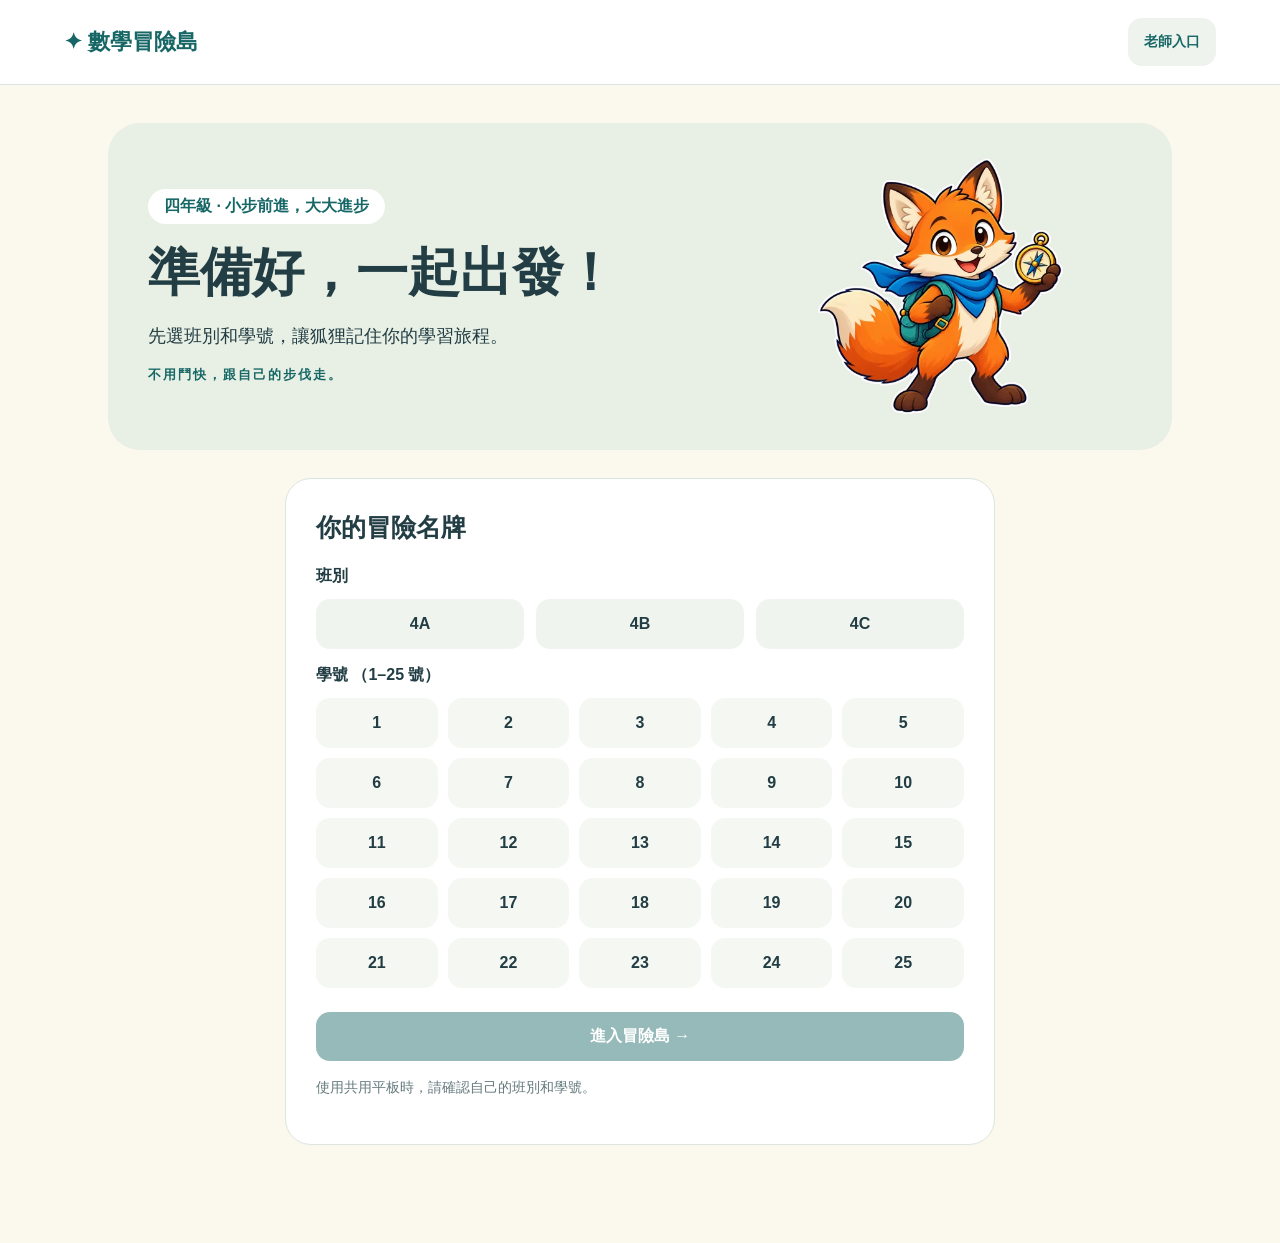
<file: index.html>
<!doctype html><html lang="zh-Hant-HK"><head><meta charset="utf-8"><meta name="viewport" content="width=device-width,initial-scale=1"><meta name="description" content="四年級數學冒險島：逐步乘除法、數粒示範與白板練習。"><title>數學冒險島</title><link rel="icon" href="data:image/svg+xml,%3Csvg xmlns='http://www.w3.org/2000/svg' viewBox='0 0 40 40'%3E%3Crect width='40' height='40' rx='12' fill='%23166765'/%3E%3Ctext x='7' y='29' font-size='29' fill='white'%3E✦%3C/text%3E%3C/svg%3E"><link rel="stylesheet" href="island.css?v=b6efa0709c39">
<script defer src="https://wongngaiyam3-rgb.github.io/learning-resource-hub/xiaoke-widget/v1.js?v=20261102-1" data-xiaoke-site="數學冒險島" data-xiaoke-topic="number"></script>
</head><body><header><button class="brand" id="home">✦ 數學冒險島</button><div class="header-actions"><span id="identity"></span><button id="switch" hidden>換同學</button><button id="admin">老師入口</button></div></header><main id="main"></main><section id="module" hidden><div class="modulebar"><button id="back">← 回冒險島</button><strong id="moduleTitle"></strong><span id="sync" role="status"></span></div><iframe id="frame" title="學習活動"></iframe><div id="activity"></div></section><dialog id="praise" aria-labelledby="praiseTitle"><img src="fox.webp" alt="冒險狐狸為你打氣"><p class="eyebrow">又前進了一步</p><h2 id="praiseTitle">你做到了！</h2><p id="praiseDetail">慢慢來，每一步都是進步。</p><button id="continue">我準備好了</button></dialog><dialog id="teacherLogin"><form id="loginForm"><p class="eyebrow">教師專用</p><h2>查看全班的學習旅程</h2><label for="password">管理員密碼</label><input id="password" type="password" autocomplete="current-password" required><p id="loginError" role="alert"></p><div class="buttons"><button>登入</button><button type="button" id="closeLogin" class="light">取消</button></div></form></dialog><script src="client.js?v=44e6883cfc91"></script><script src="math.js?v=8b2a2c5af820"></script><script src="sharing.js?v=9658bf9b5df3"></script><script src="island.js?v=4361fe12d231"></script></body></html>
</file>
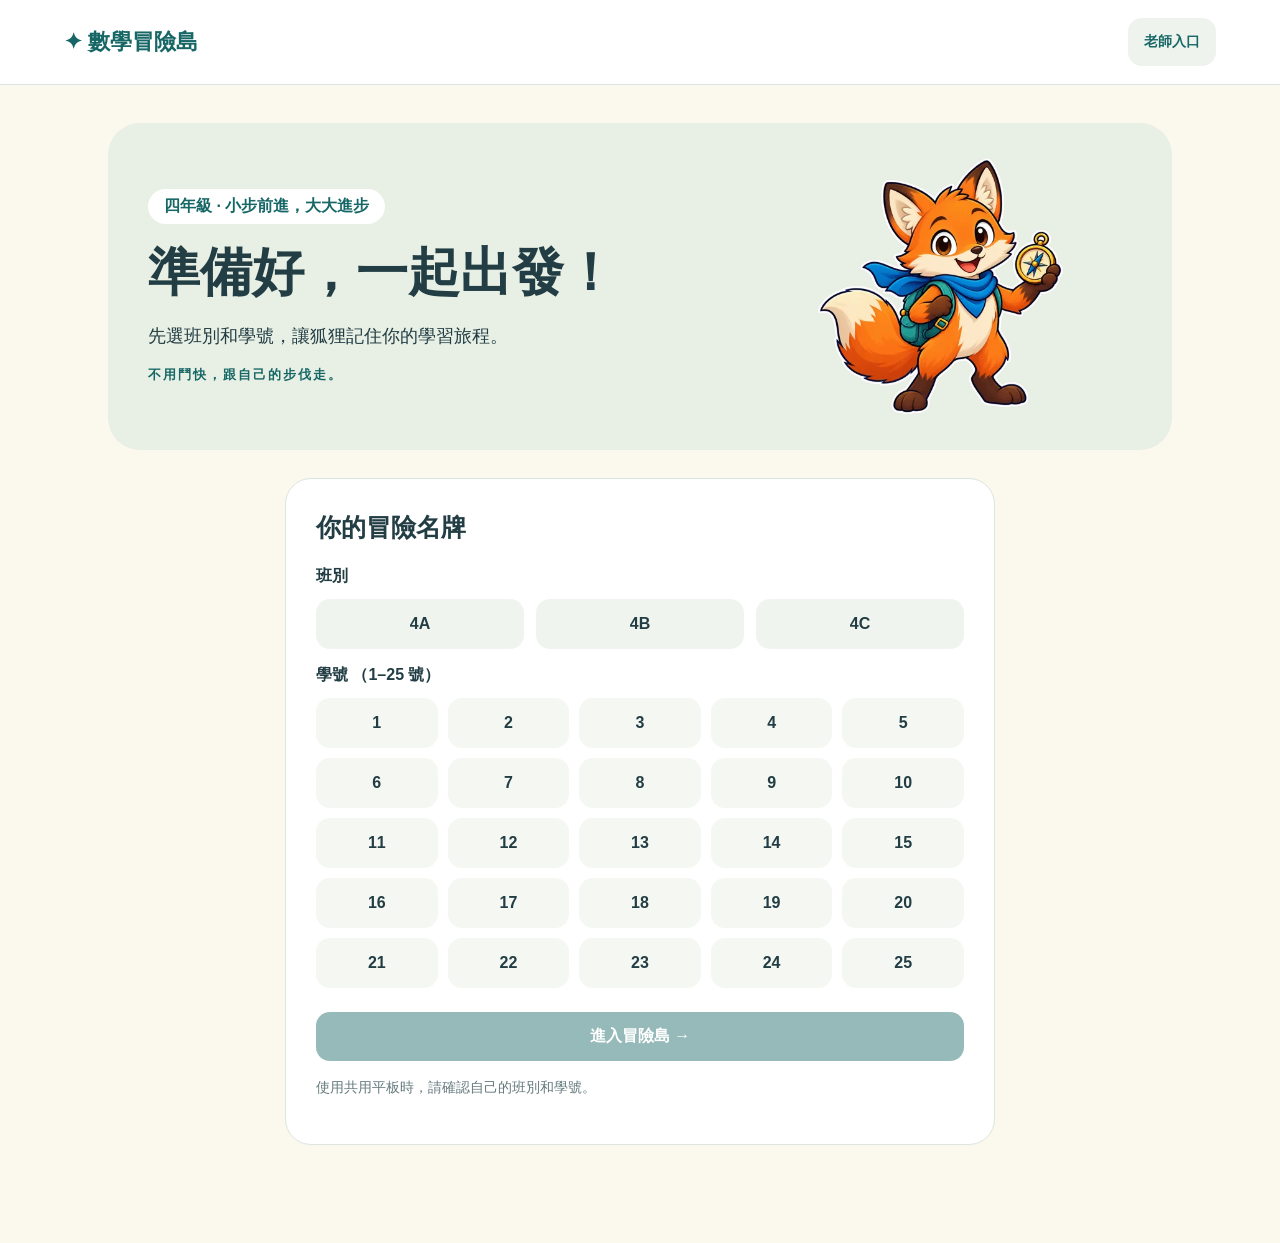
<file: division-original/index.html>
<!doctype html><html lang="zh-Hant-HK"><meta charset="utf-8"><meta name="viewport" content="width=device-width, initial-scale=1"><title>除法小白板</title><link rel="stylesheet" href="style.css?v=f8482412a568">
<script defer src="https://wongngaiyam3-rgb.github.io/learning-resource-hub/xiaoke-widget/v1.js?v=20261102-1" data-xiaoke-site="除法小白板" data-xiaoke-topic="number"></script>
<body><div id="root"></div><script src="../client.js?v=44e6883cfc91"></script><script type="module" src="main.js?v=3ecca763bf1d"></script></body></html>
</file>
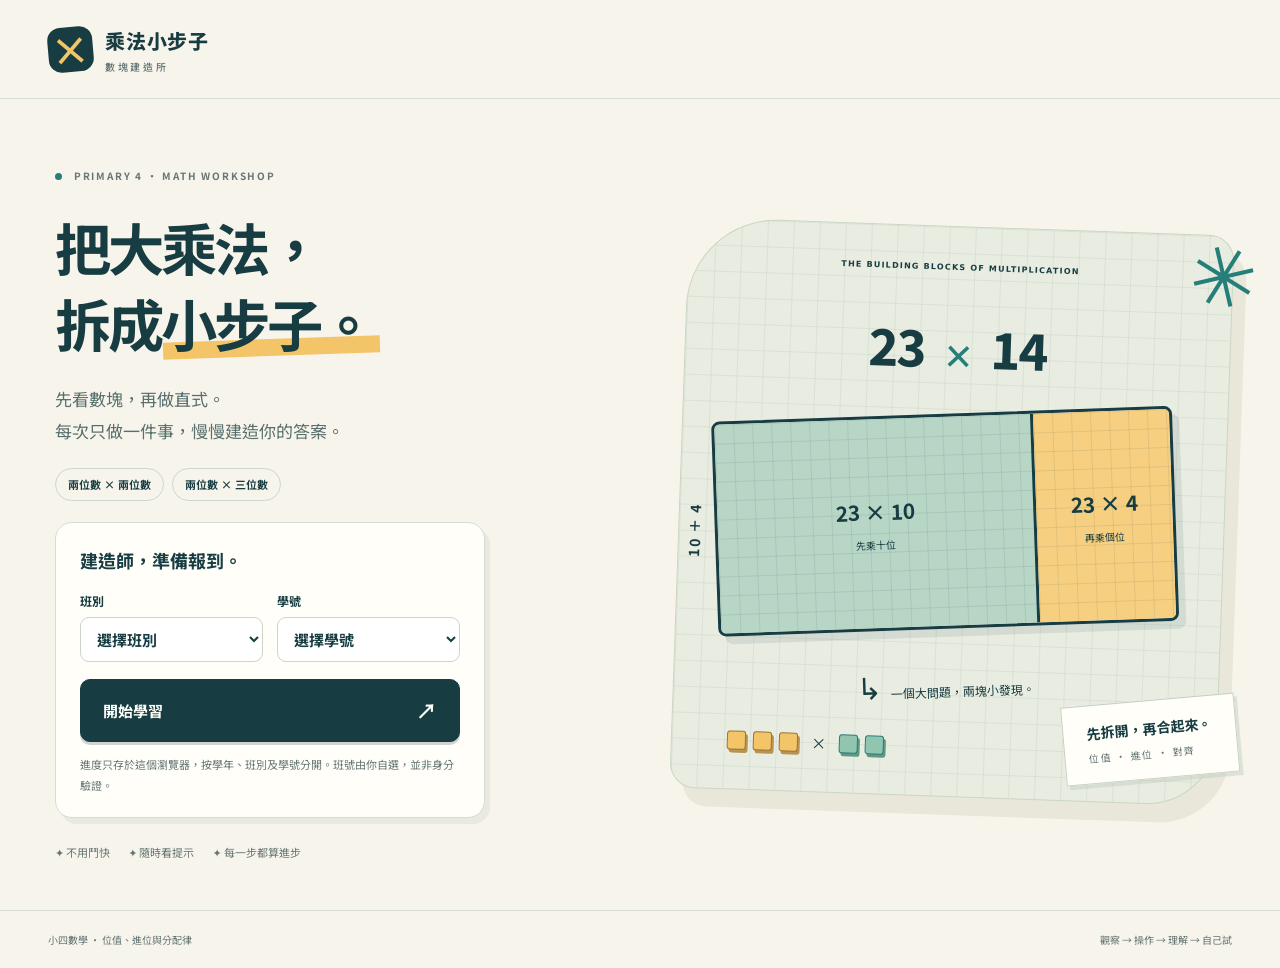
<file: multiplication-lab/index.html>
<!doctype html>
<html lang="zh-Hant-HK"><head><meta charset="utf-8"><meta name="viewport" content="width=device-width,initial-scale=1"><meta name="theme-color" content="#173d42"><meta name="description" content="小四乘法小步子：兩位數乘兩位數及三位數，先乘高位，以大數塊、互動進位和逐步直式慢慢學。"><title>乘法小步子｜數塊建造所</title><link rel="icon" href="data:image/svg+xml,%3Csvg xmlns='http://www.w3.org/2000/svg' viewBox='0 0 48 48'%3E%3Crect width='48' height='48' rx='14' fill='%23173d42'/%3E%3Cpath d='m15 15 18 18m0-18L15 33' stroke='%23f5c564' stroke-width='5' stroke-linecap='round'/%3E%3C/svg%3E"><link rel="stylesheet" href="style.css?v=1"><script type="module" src="app.js?v=1"></script><script defer src="https://wongngaiyam3-rgb.github.io/learning-resource-hub/xiaoke-widget/v1.js?v=20261102-1" data-xiaoke-site="乘法小步子｜數塊建造所" data-xiaoke-topic="number"></script></head>
<body><a class="skip" href="#main">跳到學習內容</a><header class="site-header"><a class="brand" href="#home" aria-label="乘法小步子首頁"><span class="logo">×</span><span>乘法小步子<small>數塊建造所</small></span></a><div class="header-tools"><span id="studentTag" hidden></span><button id="recordsBtn" class="quiet" hidden>我的紀錄</button><button id="switchStudent" class="quiet" hidden>切換學生</button></div></header>
<main id="main"><section id="entrance" class="entrance"><div class="welcome-copy"><span class="eyebrow"><span class="dot"></span> PRIMARY 4 · MATH WORKSHOP</span><h1>把大乘法，<br>拆成<span>小步子。</span></h1><p class="lead">先看數塊，再做直式。<br>每次只做一件事，慢慢建造你的答案。</p><div class="route-preview"><span>兩位數 × 兩位數</span><span>兩位數 × 三位數</span></div><form id="entryForm" class="entry-card"><h2>建造師，準備報到。</h2><div class="entry-fields"><label for="classSelect">班別<select id="classSelect" required><option value="">選擇班別</option><option>4A</option><option>4B</option><option>4C</option></select></label><label for="numberSelect">學號<select id="numberSelect" required><option value="">選擇學號</option></select></label></div><button class="primary" type="submit">開始學習 <span>↗</span></button><p class="fine">進度只存於這個瀏覽器，按學年、班別及學號分開。班號由你自選，並非身分驗證。</p><p id="entryError" class="error" role="alert"></p></form><div class="welcome-foot"><span>✦ 不用鬥快</span><span>✦ 隨時看提示</span><span>✦ 每一步都算進步</span></div></div><div class="welcome-art" aria-label="數塊把23乘14拆成23乘10和23乘4的示意圖"><div class="art-label">THE BUILDING BLOCKS OF MULTIPLICATION</div><div class="math-sticker">23 <span>×</span> 14</div><div class="art-grid"><div class="area-ten"><b>23 × 10</b><span>先乘十位</span></div><div class="area-one"><b>23 × 4</b><span>再乘個位</span></div></div><span class="art-side">10 ＋ 4</span><div class="art-caption"><span class="hand-arrow">↳</span> 一個大問題，兩塊小發現。</div><div class="mini-blocks" aria-hidden="true"><i></i><i></i><i></i><span>×</span><i></i><i></i></div><div class="art-note">先拆開，再合起來。<small>位值 · 進位 · 對齊</small></div><span class="art-star" aria-hidden="true">✳</span></div></section>
<section id="homeScreen" class="home-screen" hidden><div class="home-heading"><div><span class="eyebrow">TODAY'S BUILDING PLAN</span><h1>今天，想建造哪一種乘法？</h1><p>每條路線各有 8 題，從熟悉的數字慢慢出發。</p></div><div class="progress-seal"><b id="completedCount">0</b><span>題已完成</span></div></div><div class="course-cards"><button class="course two" data-start="two"><span class="course-number">01 / 基礎建造</span><div class="course-graphic" aria-hidden="true"><i>23</i><span>×</span><i>14</i></div><h2>兩位數 × 兩位數</h2><p>先乘十位 → 再乘個位 → 最後相加</p><div class="course-bottom"><span id="twoCount">0 / 8 題</span><b>進入工作室 ↗</b></div></button><button class="course three" data-start="three"><span class="course-number">02 / 進階建造</span><div class="course-graphic" aria-hidden="true"><i>23</i><span>×</span><i>114</i></div><h2>兩位數 × 三位數</h2><p>先乘百位 → 再乘十位 → 最後乘個位、相加</p><div class="course-bottom"><span id="threeCount">0 / 8 題</span><b>進入工作室 ↗</b></div></button></div><div class="how-strip"><div><span>1</span><p><b>看清楚位值</b><small>認識十條與個粒</small></p></div><div><span>2</span><p><b>一次一小步</b><small>黃框指出正在算哪裏</small></p></div><div><span>3</span><p><b>用新題自己試</b><small>練習時可保留小白板</small></p></div></div><p class="storage-note" id="storageNote">本機紀錄只供學習回顧；小科問答則會送往安全伺服器供老師監察。</p></section>
<section id="lessonScreen" class="lesson-screen" hidden><div class="lesson-toolbar"><button id="backHome" class="quiet">← 選擇路線</button><div class="lesson-selectors"><label>題目<select id="questionSelect"></select></label><label>練習方式<select id="modeSelect"><option value="guided">一步一步做</option><option value="independent">自己試一試</option></select></label></div><div class="lesson-tools"><button id="speakBtn" class="quiet" aria-label="朗讀目前指示">◖ 朗讀</button><button id="pauseBtn" class="quiet">Ⅱ 休息</button></div></div><div class="lesson-layout"><aside class="lesson-sidebar"><span class="eyebrow" id="routeLabel"></span><h2>這一題的建造路線</h2><ol id="phasePath"></ol><div class="sidebar-note"><span>✦</span><b>一步就好。</b><p>算錯可以改。<br>想清楚後，再繼續。</p></div><a href="../" class="back-island">回到數學冒險島 ↗</a></aside><div class="lesson-main"><div class="problem-banner"><div><span class="eyebrow">YOUR NEXT SMALL STEP</span><h1 id="problemTitle"></h1><p id="story"></p></div><span class="step-badge" id="stepCount"></span></div><div class="step-progress"><span id="stepProgress"></span></div><div class="instruction"><span id="stepIcon">1</span><div><span class="step-kind" id="stepKind"></span><h2 id="instructionTitle"></h2><p id="instructionSub"></p></div></div><div class="workspaces"><section class="model-panel"><div class="panel-top"><h3>數塊觀察區</h3><button id="modelToggle" class="quiet" aria-expanded="true">收起圖解</button></div><div id="visual"></div><p id="modelMessage" class="model-message" role="status"></p></section><section class="column-panel"><div class="panel-top"><h3>跟着黃框做直式</h3><span class="tiny-tag">按位對齊</span></div><div id="columnBoard" class="column-board" aria-label="逐步乘法直式"></div><p id="columnNote" class="column-note"></p></section></div><form id="answerForm" class="answer-form" autocomplete="off"><div class="answer-entry"><label for="answer">這一步的答案</label><input id="answer" type="text" inputmode="numeric" maxlength="5" placeholder="？" aria-describedby="instructionTitle feedback"><button id="checkBtn" class="primary">檢查這一步 <span>↗</span></button></div><div class="feedback-row"><p id="feedback" role="status" aria-live="polite"></p><button id="hintBtn" type="button" class="hint-btn">✧ 給我提示</button></div><div id="hintBox" class="hint-box" hidden></div></form><div id="completion" class="completion" hidden><span class="completion-mark">✓</span><h2>這座乘法，你建好了！</h2><p id="completionText"></p><div class="completion-actions"><button id="nextQuestion" class="primary">下一個建造任務 ↗</button><button id="redoQuestion" class="quiet">本題再練一次</button><button id="independentBtn" class="quiet">換新題自己試一試</button></div></div><div class="scratch-toolbar"><button id="scratchToggle" class="quiet" aria-expanded="false">＋ 打開我的小白板</button><button id="undoStep" class="quiet">↶ 重做上一小步</button></div><section id="scratchPanel" class="scratch-panel" hidden><div class="panel-top"><p>畫一畫、圈一圈，想法不用一次就完美。</p><div><button id="undoStroke" class="quiet">撤銷筆畫</button><button id="clearBoard" class="quiet">清空白板</button></div></div><canvas id="scratchCanvas" aria-label="手寫計算白板，可用滑鼠或手指書寫"></canvas><p class="fine">白板隨這題保存在本機。切換學生時會換成該同學的白板。</p></section><p id="saveStatus" class="save-status" role="status"></p></div></div></section></main>
<footer class="site-footer"><span>小四數學 · 位值、進位與分配律</span><span>觀察 → 操作 → 理解 → 自己試</span></footer>
<dialog id="praiseDialog" class="praise-dialog" aria-labelledby="praiseTitle"><span class="praise-spark">✦</span><p class="eyebrow">ONE SMALL STEP, WELL DONE.</p><h2 id="praiseTitle">這一步，你做到了！</h2><p id="praiseDetail"></p><button id="continueBtn" class="primary">我準備好了，下一小步 ↗</button></dialog>
<dialog id="pauseDialog" class="simple-dialog" aria-labelledby="pauseTitle"><span class="rest-icon">Ⅱ</span><h2 id="pauseTitle">休息一下，也很好。</h2><p>放鬆肩膀，看看遠處。<br>你的數塊和白板會留在這裏。</p><button id="resumeBtn" class="primary">回到這一小步</button></dialog>
<dialog id="recordsDialog" class="records-dialog" aria-labelledby="recordsTitle"><div class="panel-top"><div><span class="eyebrow">MY LEARNING JOURNAL</span><h2 id="recordsTitle">我的建造紀錄</h2></div><button id="closeRecords" class="quiet">關閉</button></div><p class="fine">只顯示目前班別學號於這個瀏覽器的紀錄。不是跨裝置或全班教師後台。</p><div id="recordSummary"></div><div class="records-table-wrap"><table><thead><tr><th>題目／方式</th><th>進度</th><th>提示／重試</th><th>首次 → 最近答案</th></tr></thead><tbody id="recordRows"></tbody></table></div><button id="exportRecords" class="primary">下載我的 CSV 紀錄 ↓</button><p id="exportStatus" role="status"></p></dialog></body></html>
</file>
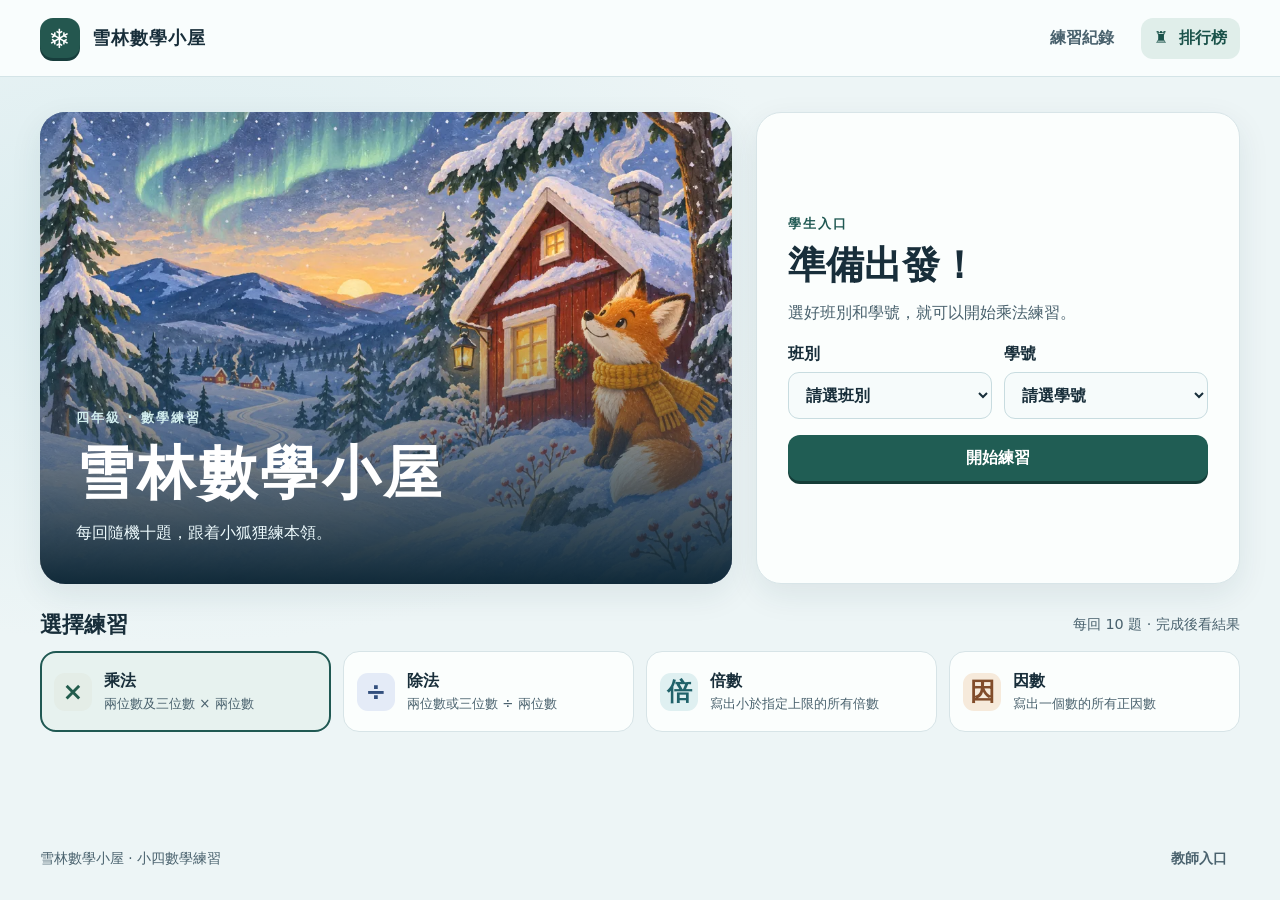
<file: sakura-math/index.html>
<!doctype html>
<html lang="zh-Hant-HK">
<head>
  <meta charset="utf-8">
  <meta name="viewport" content="width=device-width, initial-scale=1">
  <meta name="description" content="小四數學練習，每回十題，練習乘法、除法、倍數與因數。">
  <meta name="theme-color" content="#edf5f6">
  <title>雪林數學小屋</title>
  <link rel="stylesheet" href="./style.css?v=nordic-1">
  <script defer src="./config.js"></script>
  <script defer src="./app.js?v=teacher-password-1"></script>
</head>
<body>
  <header class="masthead">
    <div class="header-inner">
      <button class="brand" data-view="home"><i class="seal" aria-hidden="true">❄</i> 雪林數學小屋</button>
      <nav aria-label="主要功能">
        <button data-view="history">練習紀錄</button>
        <button class="rank-nav" data-view="board"><span aria-hidden="true">♜</span> 排行榜</button>
      </nav>
    </div>
  </header>
  <div id="quiz-weather" class="snow-layer quiz-weather" aria-hidden="true" hidden></div>
  <main id="screen"></main>
  <footer class="footer"><span>雪林數學小屋 · 小四數學練習</span><button data-view="teacher">教師入口</button></footer>
  <div id="celebration" class="celebration" aria-hidden="true"></div>
</body>
</html>
</file>
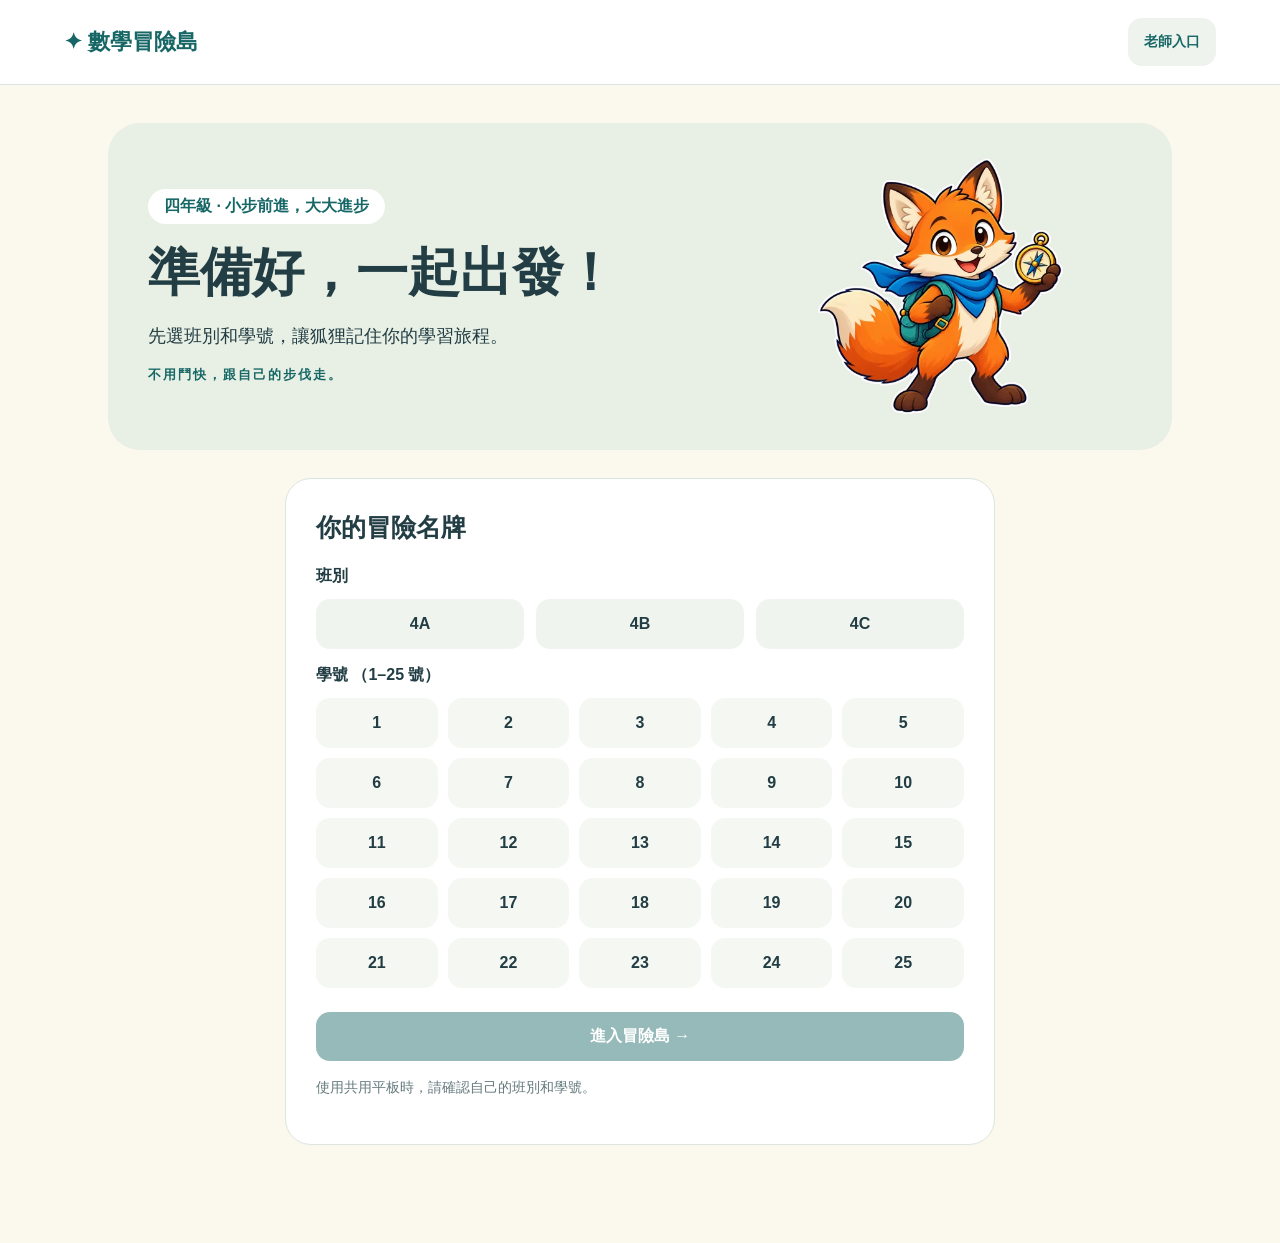
<file: step-multiply/index.html>
<!doctype html>
<html lang="zh-Hant-HK"><head><meta charset="utf-8"><meta name="viewport" content="width=device-width,initial-scale=1"><meta name="description" content="用積木、位值和逐步直式學習兩位數乘法。"><title>一步一步乘法</title><link rel="stylesheet" href="style.css?v=677e247d9309"><link rel="stylesheet" href="classroom.css?v=d294c2e66f8a">
<script defer src="https://wongngaiyam3-rgb.github.io/learning-resource-hub/xiaoke-widget/v1.js?v=20261102-1" data-xiaoke-site="一步一步乘法" data-xiaoke-topic="number"></script>
</head><body>
<header><a href="#" id="home" class="brand"><span class="brandmark">×</span>一步一步乘法</a><div class="header-actions"><button id="speak" class="quiet">朗讀指示</button><button id="pause" class="quiet">休息一下</button><button id="teacher" class="quiet">教師紀錄</button></div></header>
<main><div class="workspace-head"><div><div class="eyebrow">一步一步，解鎖新本領</div><h1>乘法闖關教室</h1></div><span class="session" id="session">本回合 1 / 3 題</span></div>
<div class="layout"><aside class="settings"><div class="route-heading"><span aria-hidden="true">✦</span><h2>這一題的路線</h2></div><ol id="levelPath" class="level-path" aria-label="計算次序"></ol><p id="unlockNote" class="unlock-note"></p><details class="learning-tools"><summary>練習工具</summary><label>練習方式</label><div class="modes" role="group" aria-label="練習方式"><button data-mode="blocks" class="mode">看積木示範<span>看清楚十和一</span></button><button data-mode="guided" class="mode selected" aria-pressed="true">一步一步做<span>每次只做一個任務</span></button><button data-mode="independent" class="mode">自己試一試<span>不顯示計算提示</span></button></div><label class="check"><input type="checkbox" id="tableToggle"> 顯示乘數表</label><div id="timesTable" hidden></div></details><div class="tip"><strong>慢慢來，可以的。</strong><p>不用鬥快。遇到困難，可以看提示或請老師一起做。</p></div></aside>
<section class="activity" aria-label="乘法練習"><div class="station-ribbon"><span id="stationHeading">兩位數 × 兩位數</span><span aria-hidden="true">✦</span></div><div class="activity-top"><span id="modeLabel" class="tag">一步一步做</span><span id="stepLabel">第 1 步</span></div><div id="problem" class="problem"></div><div class="progress" id="progress"></div><div class="task"><div class="task-icon" aria-hidden="true">?</div><div><h2 id="instruction"></h2><p id="explanation"></p></div></div><div class="work-area"><div id="visual"></div><div id="column"></div></div><form id="answerForm" autocomplete="off"><label class="sr" for="answer">你的答案</label><input id="answer" type="text" inputmode="numeric" pattern="[0-9]*" maxlength="5" aria-describedby="instruction feedback" placeholder="輸入答案"><button type="submit" id="check">檢查這一步</button></form><div id="feedback" role="status" aria-live="polite"></div><div class="bottom-actions"><button id="hint" class="quiet">給我提示</button><button id="next" hidden>下一題</button><button id="restart" class="quiet" hidden>再練一回合</button></div></section></div>
<footer>每次完成一小步，就是進步。</footer></main>
<dialog id="pauseDialog"><div class="dialog-icon">Ⅱ</div><h2>休息一下</h2><p>放鬆雙手，望一望遠處。<br>準備好時，就回來繼續。</p><button id="resume">繼續這一題</button></dialog>
<dialog id="teacherDialog"><div class="dialog-head"><h2>本機練習紀錄</h2><button id="closeTeacher" class="quiet">關閉</button></div><p>紀錄只保存在這個瀏覽器，不會跨裝置同步。積木示範另列，不算獨立掌握。</p><div id="stats"></div><div class="table-wrap"><table><thead><tr><th>題目</th><th>方式</th><th>結果</th><th>提示／錯誤</th></tr></thead><tbody id="records"></tbody></table></div><p class="teacher-note">教學建議：先看示範，再做有提示練習，最後用新題獨立作答；翌日配合紙筆再檢查。</p><button id="clear" class="quiet">清除紀錄及計算次序</button><p id="clearNote" role="status"></p></dialog>
<dialog id="successDialog" aria-labelledby="successTitle" aria-describedby="successDetail"><div class="success-emblem" aria-hidden="true">★</div><span class="success-kicker">這一步，你做到了！</span><h2 id="successTitle"></h2><p id="successDetail"></p><button id="successContinue">繼續下一步</button></dialog>
<script src="../client.js?v=44e6883cfc91"></script><script src="app.js?v=6f88ae4d6057"></script></body></html>
</file>
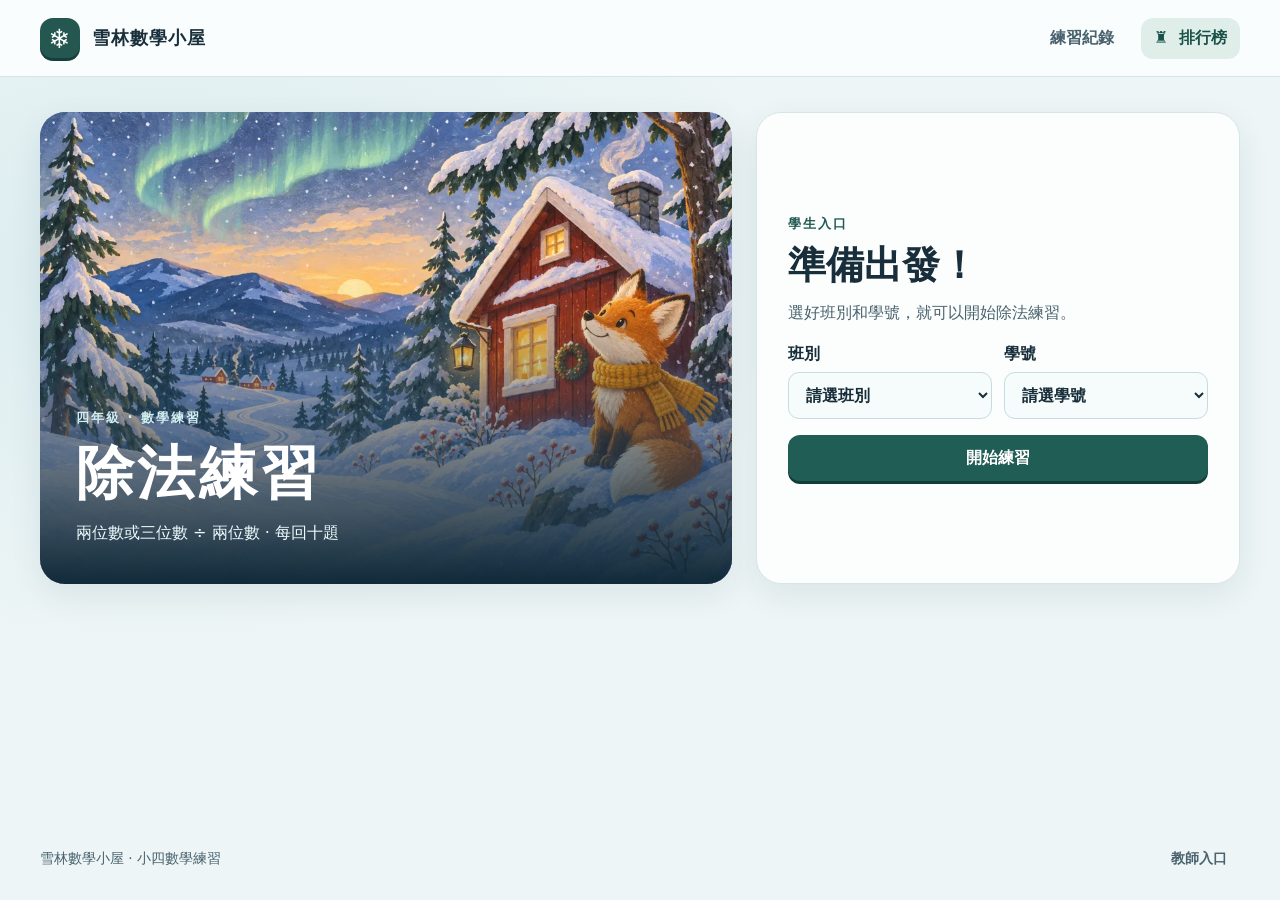
<file: sakura-math/division/index.html>
<!doctype html>
<html lang="zh-Hant-HK">
<head>
  <base href="../">
  <meta charset="utf-8">
  <meta name="viewport" content="width=device-width, initial-scale=1">
  <meta name="description" content="小四除法練習。兩位數或三位數除以兩位數，每題均可整除。每回十題。">
  <meta name="theme-color" content="#edf5f6">
  <title>除法練習｜雪林數學小屋</title>
  <link rel="stylesheet" href="./style.css?v=nordic-1">
  <script defer src="./config.js"></script>
  <script defer src="./app.js?v=teacher-password-1"></script>
</head>
<body data-practice="div">
  <header class="masthead">
    <div class="header-inner">
      <button class="brand" data-view="home"><i class="seal" aria-hidden="true">❄</i> 雪林數學小屋</button>
      <nav aria-label="主要功能">
        <button data-view="history">練習紀錄</button>
        <button class="rank-nav" data-view="board"><span aria-hidden="true">♜</span> 排行榜</button>
      </nav>
    </div>
  </header>
  <div id="quiz-weather" class="snow-layer quiz-weather" aria-hidden="true" hidden></div>
  <main id="screen"></main>
  <footer class="footer"><span>雪林數學小屋 · 小四數學練習</span><button data-view="teacher">教師入口</button></footer>
  <div id="celebration" class="celebration" aria-hidden="true"></div>
</body>
</html>
</file>
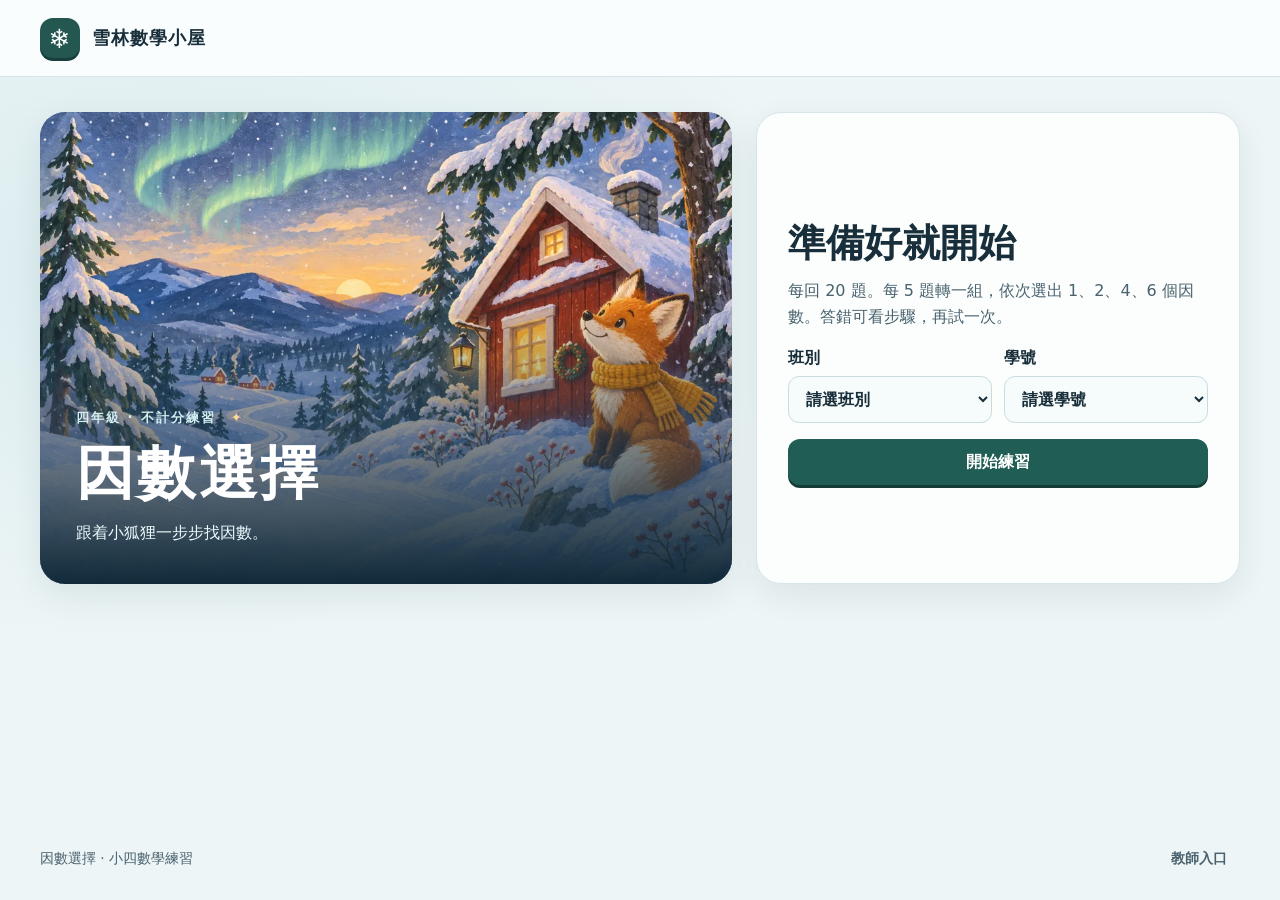
<file: sakura-math/factors-beginner/index.html>
<!doctype html>
<html lang="zh-Hant-HK">
<head>
  <meta charset="utf-8">
  <meta name="viewport" content="width=device-width, initial-scale=1">
  <meta name="description" content="小四因數選擇練習，每回二十題，答錯即顯示因數解題步驟。">
  <meta name="theme-color" content="#edf5f6">
  <title>因數選擇｜雪林數學小屋</title>
  <link rel="stylesheet" href="../style.css?v=nordic-1">
  <link rel="stylesheet" href="../multiples-beginner/intro.css?v=multi-1">
  <link rel="stylesheet" href="../factors-winter.css?v=1">
  <script defer src="../config.js"></script>
  <script defer src="../factors-practice.js?v=factor-pair-1"></script>
  <script defer src="../multiples-beginner/intro.js?v=factor-pair-1"></script>
</head>
<body data-factor-mode="choice">
  <header class="masthead">
    <div class="header-inner">
      <button class="brand" data-home><i class="seal" aria-hidden="true">❄</i> 雪林數學小屋</button>
    </div>
  </header>
  <div id="quiz-weather" class="snow-layer quiz-weather" aria-hidden="true" hidden></div>
  <main id="screen"></main>
  <footer class="footer"><span>因數選擇 · 小四數學練習</span><button data-teacher>教師入口</button></footer>
</body>
</html>
</file>
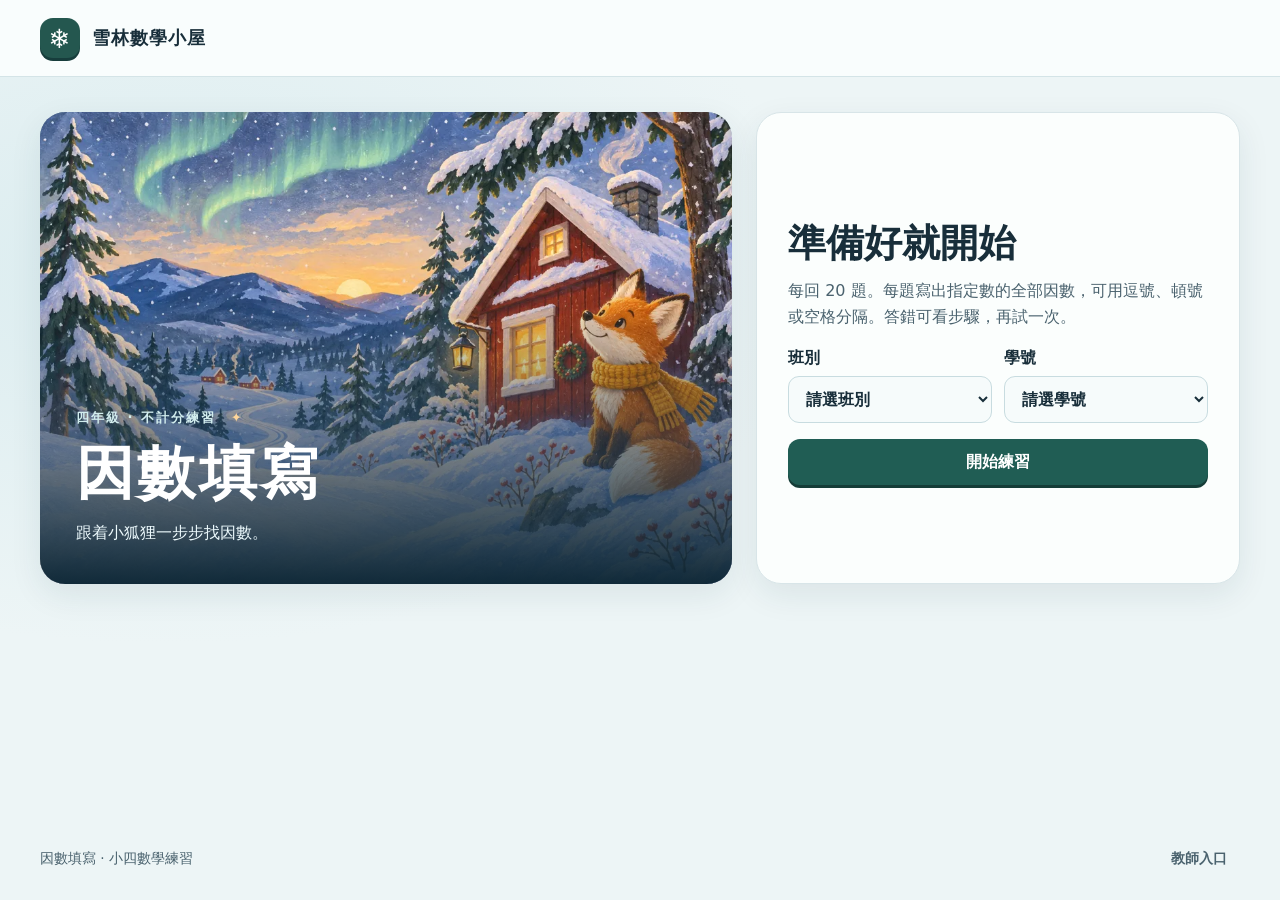
<file: sakura-math/factors-writing/index.html>
<!doctype html>
<html lang="zh-Hant-HK">
<head>
  <meta charset="utf-8">
  <meta name="viewport" content="width=device-width, initial-scale=1">
  <meta name="description" content="小四因數填寫練習，每回二十題，答錯即顯示因數解題步驟。">
  <meta name="theme-color" content="#edf5f6">
  <title>因數填寫｜雪林數學小屋</title>
  <link rel="stylesheet" href="../style.css?v=nordic-1">
  <link rel="stylesheet" href="../multiples-beginner/intro.css?v=multi-1">
  <link rel="stylesheet" href="../factors-winter.css?v=1">
  <script defer src="../config.js"></script>
  <script defer src="../factors-practice.js?v=factor-pair-1"></script>
  <script defer src="../multiples-beginner/intro.js?v=writing-report-1"></script>
</head>
<body data-factor-mode="writing">
  <header class="masthead">
    <div class="header-inner">
      <button class="brand" data-home><i class="seal" aria-hidden="true">❄</i> 雪林數學小屋</button>
    </div>
  </header>
  <div id="quiz-weather" class="snow-layer quiz-weather" aria-hidden="true" hidden></div>
  <main id="screen"></main>
  <footer class="footer"><span>因數填寫 · 小四數學練習</span><button data-teacher>教師入口</button></footer>
</body>
</html>
</file>
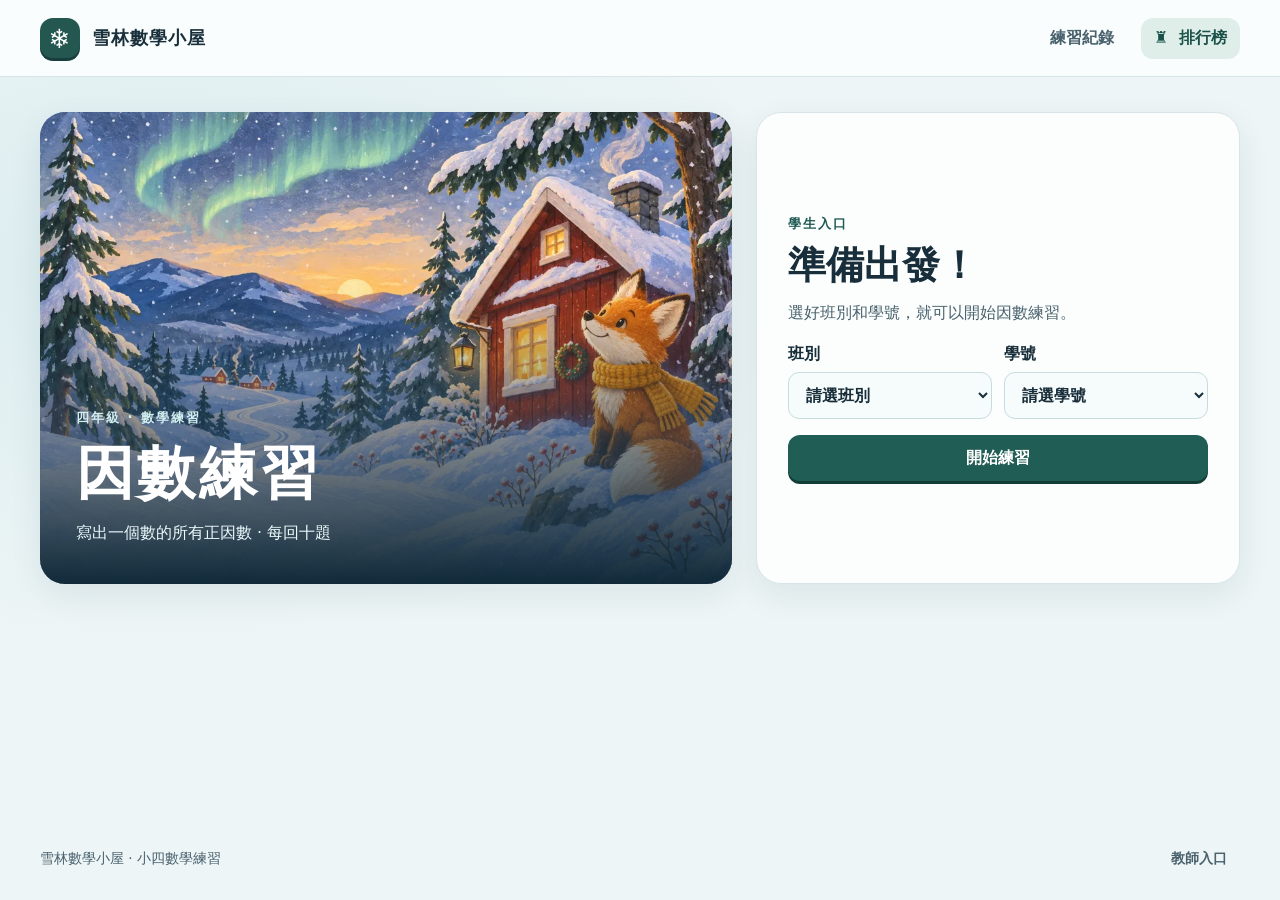
<file: sakura-math/factors/index.html>
<!doctype html>
<html lang="zh-Hant-HK">
<head>
  <base href="../">
  <meta charset="utf-8">
  <meta name="viewport" content="width=device-width, initial-scale=1">
  <meta name="description" content="小四因數練習。寫出一個數的所有正因數。每回十題。">
  <meta name="theme-color" content="#edf5f6">
  <title>因數練習｜雪林數學小屋</title>
  <link rel="stylesheet" href="./style.css?v=nordic-1">
  <script defer src="./config.js"></script>
  <script defer src="./app.js?v=teacher-password-1"></script>
</head>
<body data-practice="factor">
  <header class="masthead">
    <div class="header-inner">
      <button class="brand" data-view="home"><i class="seal" aria-hidden="true">❄</i> 雪林數學小屋</button>
      <nav aria-label="主要功能">
        <button data-view="history">練習紀錄</button>
        <button class="rank-nav" data-view="board"><span aria-hidden="true">♜</span> 排行榜</button>
      </nav>
    </div>
  </header>
  <div id="quiz-weather" class="snow-layer quiz-weather" aria-hidden="true" hidden></div>
  <main id="screen"></main>
  <footer class="footer"><span>雪林數學小屋 · 小四數學練習</span><button data-view="teacher">教師入口</button></footer>
  <div id="celebration" class="celebration" aria-hidden="true"></div>
</body>
</html>
</file>
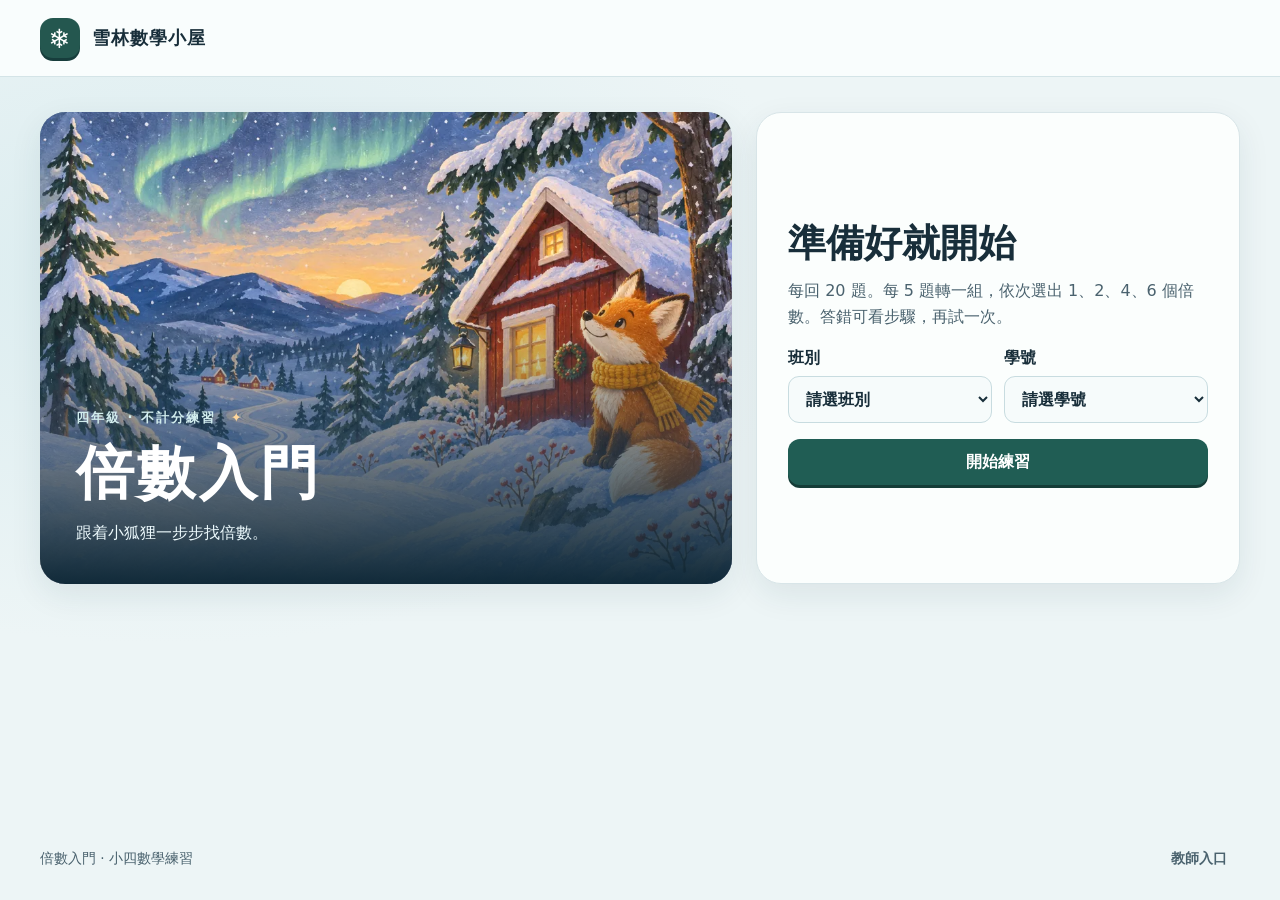
<file: sakura-math/multiples-beginner/index.html>
<!doctype html>
<html lang="zh-Hant-HK">
<head>
  <meta charset="utf-8">
  <meta name="viewport" content="width=device-width, initial-scale=1">
  <meta name="description" content="小四不計分倍數練習，每回二十題，分組選出一個、兩個、四個及六個倍數。">
  <meta name="theme-color" content="#edf5f6">
  <title>倍數入門｜雪林數學小屋</title>
  <link rel="stylesheet" href="../style.css?v=nordic-1">
  <link rel="stylesheet" href="./intro.css?v=multi-1">
  <script defer src="../config.js"></script>
  <script defer src="./intro.js?v=question-count-1"></script>
</head>
<body>
  <header class="masthead">
    <div class="header-inner">
      <button class="brand" data-home><i class="seal" aria-hidden="true">❄</i> 雪林數學小屋</button>
    </div>
  </header>
  <div id="quiz-weather" class="snow-layer quiz-weather" aria-hidden="true" hidden></div>
  <main id="screen"></main>
  <footer class="footer"><span>倍數入門 · 小四數學練習</span><button data-teacher>教師入口</button></footer>
</body>
</html>
</file>
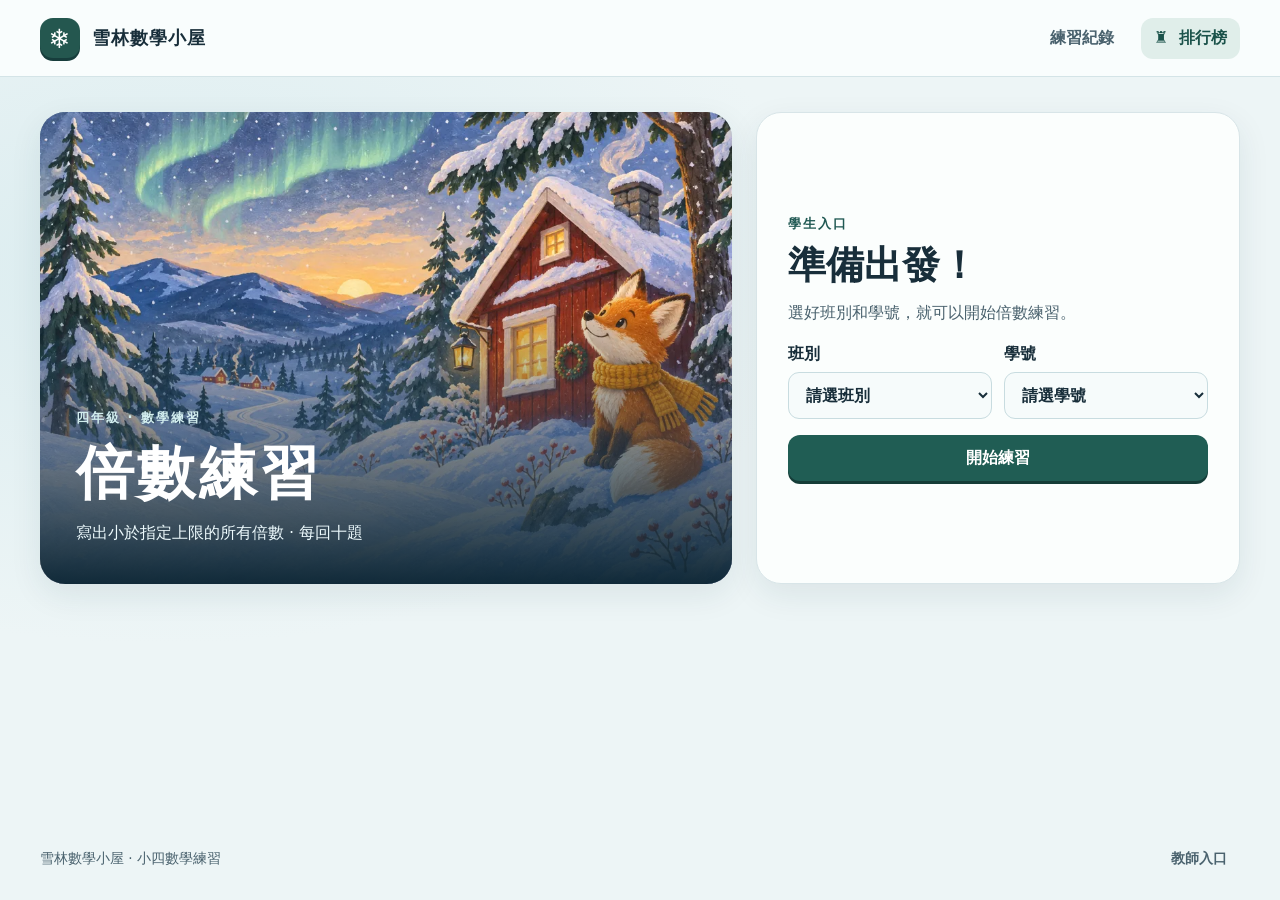
<file: sakura-math/multiples/index.html>
<!doctype html>
<html lang="zh-Hant-HK">
<head>
  <base href="../">
  <meta charset="utf-8">
  <meta name="viewport" content="width=device-width, initial-scale=1">
  <meta name="description" content="小四倍數練習。寫出小於指定上限的所有倍數。每回十題。">
  <meta name="theme-color" content="#edf5f6">
  <title>倍數練習｜雪林數學小屋</title>
  <link rel="stylesheet" href="./style.css?v=nordic-1">
  <script defer src="./config.js"></script>
  <script defer src="./app.js?v=teacher-password-1"></script>
</head>
<body data-practice="multiple">
  <header class="masthead">
    <div class="header-inner">
      <button class="brand" data-view="home"><i class="seal" aria-hidden="true">❄</i> 雪林數學小屋</button>
      <nav aria-label="主要功能">
        <button data-view="history">練習紀錄</button>
        <button class="rank-nav" data-view="board"><span aria-hidden="true">♜</span> 排行榜</button>
      </nav>
    </div>
  </header>
  <div id="quiz-weather" class="snow-layer quiz-weather" aria-hidden="true" hidden></div>
  <main id="screen"></main>
  <footer class="footer"><span>雪林數學小屋 · 小四數學練習</span><button data-view="teacher">教師入口</button></footer>
  <div id="celebration" class="celebration" aria-hidden="true"></div>
</body>
</html>
</file>
<file: island.css>
:root{--ink:#223e44;--teal:#166765;--cream:#fbf8ee;--line:#dce6df;--orange:#edab51}*{box-sizing:border-box}body{margin:0;font-family:Arial,'Noto Sans TC','Microsoft JhengHei',sans-serif;background:var(--cream);color:var(--ink)}button,input,select{font:inherit}button{cursor:pointer;border:0;background:var(--teal);color:white;border-radius:14px;padding:14px 23px;font-weight:700;min-height:48px}button:disabled{opacity:.45;cursor:default}button:hover:enabled{filter:brightness(1.07)}button:focus-visible,input:focus-visible,select:focus-visible{outline:4px solid #edab51;outline-offset:3px}header{display:flex;align-items:center;justify-content:space-between;padding:18px 5vw;background:#fff;border-bottom:1px solid var(--line);gap:16px}.brand{background:none;color:var(--teal);font-size:22px;padding:0}.header-actions{display:flex;gap:12px;align-items:center}.header-actions button{background:#eef3ed;color:var(--teal);font-size:14px;padding:8px 16px}main{max-width:1120px;margin:auto;padding:38px 28px 70px}.eyebrow{font-size:13px;letter-spacing:2px;font-weight:800;color:var(--teal)}h1{font-size:clamp(32px,5vw,52px);line-height:1.35;margin:13px 0}h2{font-size:25px;line-height:1.45}p{line-height:1.8}.hero{display:grid;grid-template-columns:1.5fr 1fr;gap:25px;align-items:center;padding:32px 40px;background:#e8efe5;border-radius:32px;position:relative;overflow:hidden}.hero img{width:100%;max-width:280px;justify-self:center}.hero p{font-size:18px;margin:12px 0}.hero .badge{display:inline-block;background:white;border-radius:20px;padding:7px 16px;color:var(--teal);font-weight:bold}.picker{max-width:710px;margin:28px auto;background:#fff;padding:30px;border:1px solid var(--line);border-radius:26px}.picker h2{margin-top:0}label{display:block;font-weight:bold;margin:16px 0 12px}.classes{display:flex;gap:12px}.classes button{flex:1;background:#f0f4ef;color:var(--ink);border:2px solid transparent}.numbers{display:grid;grid-template-columns:repeat(5,1fr);gap:10px}.numbers button{background:#f5f7f2;color:var(--ink);border:2px solid transparent}.classes .selected,.numbers .selected{background:#e2efe7;border-color:var(--teal);color:var(--teal)}.wide{width:100%;margin-top:24px}.maps{display:grid;grid-template-columns:repeat(2,1fr);gap:20px;margin-top:28px}.map{background:white;border:1px solid var(--line);border-radius:26px;overflow:hidden;text-align:left;padding:25px;display:flex;flex-direction:column;gap:8px;color:var(--ink);min-height:260px;position:relative}.map .icon{font-size:33px;width:66px;height:66px;border-radius:20px;background:#eaf2df;display:grid;place-items:center}.map:nth-child(2) .icon{background:#ffead4}.map:nth-child(3) .icon{background:#e2eef9}.map:nth-child(4) .icon{background:#f3e6f0}.map h2{margin:4px 0;font-size:24px}.map p{margin:0;color:#5c7275;font-weight:400;font-size:16px}.map small{font-weight:400;color:var(--teal);margin-top:auto}.map .arrow{position:absolute;top:32px;right:30px;color:var(--teal);font-size:28px}.note{font-size:14px;color:#657a7c}.modulebar{padding:15px 5vw;display:flex;gap:20px;align-items:center;background:#fff;flex-wrap:wrap}.modulebar button{background:#eef3ed;color:var(--teal)}#sync{font-size:13px;margin-left:auto;color:var(--teal)}iframe{width:100%;height:calc(100vh - 140px);border:0;background:white;min-height:750px}#activity{max-width:1060px;padding:28px;margin:auto}.lesson{display:grid;grid-template-columns:1.4fr 1fr;gap:24px;margin:24px 0}.panel{background:white;border:1px solid var(--line);border-radius:24px;padding:26px}.math{font-size:36px;font-weight:bold;letter-spacing:2px;margin:12px 0}.task{font-size:24px;margin:18px 0}.feedback{min-height:35px;color:#8b422f;line-height:1.6}.buttons{display:flex;gap:12px;flex-wrap:wrap}.light{background:#eaf1ec;color:var(--teal)}input{border:2px solid #a9beb8;border-radius:12px;padding:13px;max-width:100%;font-size:23px;width:160px}select{padding:10px;border:1px solid var(--line);border-radius:10px;background:white}.answer-row{display:flex;gap:12px;align-items:center;flex-wrap:wrap}.answer-row label{margin:8px 0}.places{display:grid;grid-template-columns:repeat(3,1fr);gap:12px}.place{padding:12px;background:#f4f7f0;border-radius:15px;text-align:center}.place b{display:block;margin-bottom:12px}.beads{display:flex;gap:8px;flex-wrap:wrap;justify-content:center}.unit{display:inline-block;width:17px;height:17px;border:2px solid #155e73;border-radius:5px;background:#68bdd2;margin:3px}.rod{display:inline-flex;gap:3px;padding:4px;border:1px solid #b78124;background:#fbedd4;border-radius:5px;margin:3px}.rod i{display:block;width:7px;height:12px;border:1px solid #b78124;background:#f1c264}.hundred{display:inline-block;padding:8px 10px;background:#d8e7ca;border:2px solid #7c9b64;border-radius:8px;font-weight:bold;margin:3px}.groups{display:grid;grid-template-columns:repeat(3,1fr);gap:12px}.group{border:2px solid #b2c9b4;padding:10px;border-radius:16px;text-align:center;background:#f5f9f2}.group strong{display:block;font-size:13px;margin-bottom:8px}.trail{display:flex;gap:6px;margin:15px 0}.trail span{height:9px;flex:1;background:#e5eee5;border-radius:10px}.trail .done{background:var(--teal)}canvas{display:block;width:100%;height:330px;border:1px solid var(--line);border-radius:14px;touch-action:none;background:#fff;background-image:linear-gradient(#ecf0eb 1px,transparent 1px),linear-gradient(90deg,#ecf0eb 1px,transparent 1px);background-size:28px 28px}.board-head{display:flex;justify-content:space-between;align-items:center;margin-bottom:15px}.board-head button{font-size:14px;padding:8px 14px}dialog{border:0;border-radius:26px;max-width:500px;width:calc(100% - 32px);padding:32px;box-shadow:0 24px 100px #193b4050}dialog::backdrop{background:#173e426b}#praise{text-align:center}#praise img{width:160px;height:160px;object-fit:contain}#praise h2{font-size:30px;margin:12px 0}#praise button{width:100%}#teacherLogin input{width:100%;font-size:19px}table{border-collapse:collapse;width:100%;font-size:14px}th,td{border-bottom:1px solid var(--line);padding:14px 10px;text-align:left;white-space:nowrap}th{background:#ecf3ed}.table-wrap{overflow:auto;background:white;border:1px solid var(--line);border-radius:18px;margin-top:24px}.summary{display:flex;gap:18px;margin:22px 0}.summary div{flex:1;background:white;border-radius:18px;padding:20px}.summary strong{display:block;font-size:30px}.filter{display:flex;align-items:center;gap:12px;flex-wrap:wrap}.saved{color:var(--teal)}[hidden]{display:none!important}@media(max-width:720px){header{padding:14px 18px;flex-wrap:wrap}.brand{font-size:20px}.header-actions{font-size:13px;gap:6px}main{padding:24px 18px}.hero{padding:25px;grid-template-columns:1fr}.hero img{max-width:170px;grid-row:1}.maps,.lesson{grid-template-columns:1fr}.map{min-height:225px}.picker{padding:22px}.numbers{gap:7px}.numbers button{padding:9px}.places{gap:6px}.place{padding:8px}.groups{grid-template-columns:repeat(2,1fr)}#activity{padding:18px}.panel{padding:20px}.summary{gap:8px}.summary div{padding:12px}.modulebar{padding:12px 18px;gap:10px}#sync{width:100%;margin:0}}
@media(prefers-reduced-motion:reduce){*{scroll-behavior:auto}}

.division-target{display:flex;align-items:center;gap:10px;background:#fff3cd;border:2px solid #c38b11;border-radius:14px;padding:12px 14px;color:#66460b;font-size:17px;line-height:1.5}.division-target>span{font-size:24px}.division-grid{margin:22px auto 16px;width:236px;max-width:100%;font-family:Arial,sans-serif;font-variant-numeric:tabular-nums}.division-grid-row{display:grid;grid-template-columns:24px 62px repeat(3,50px);align-items:stretch;min-height:54px}.division-grid-row.place-labels{min-height:30px;color:#647b7d;font-size:13px;text-align:center}.division-cell{display:grid;place-items:center;position:relative;font-size:28px;line-height:1;min-height:54px;margin:0;color:var(--ink);background:transparent;white-space:nowrap}.division-divisor,.division-operator{display:grid;place-items:center;font-size:26px;line-height:1}.division-divisor{padding-right:9px}.dividend-row .division-cell{border-top:3px solid var(--teal)}.dividend-row .division-cell[data-place="2"]{border-left:3px solid var(--teal)}.division-cell.current-cell{background:#ffe49a;color:#473108;border:3px solid #ad7200;border-radius:10px;box-shadow:0 0 0 3px #fff7dd inset;padding:0;min-width:0;min-height:48px;margin:3px;font-size:28px;filter:none;cursor:pointer}.division-cell.current-cell:focus-visible{outline:3px solid var(--teal)}.cell-marker{position:absolute;top:-8px;right:-5px;width:16px;height:16px;background:#ad7200;border:3px solid white;border-radius:50%}.future-cell{color:#a7b9b7;font-size:22px}.product-row .subtraction-cell{border-bottom:2px solid var(--teal)}.product-row .current-cell{border-bottom:3px solid #ad7200}.remainder-row .division-cell{color:#205e55}.bring-row .division-cell{color:#1a6384}.division-key{font-size:14px;line-height:1.8;color:#566d6f}.key-square{display:inline-block;vertical-align:middle;width:17px;height:17px;background:#ffe49a;border:2px solid #ad7200;border-radius:4px;margin-right:5px}.division-answer-label{color:#66460b;background:#fff3cd;padding:9px 12px;border-radius:10px;font-size:16px}.division-answer{border-color:#ad7200;background:#fffdf5}.division-answer:focus{outline:3px solid #f4bf39;outline-offset:3px}
@media(max-width:370px){.division-grid{width:212px}.division-grid-row{grid-template-columns:20px 54px repeat(3,46px)}}
/* A calm, hands-on sharing table. Shapes retain exact base-ten counts. */
.division-modes{display:flex;gap:12px;margin-bottom:20px;flex-wrap:wrap}.sharing-intro{display:flex;justify-content:space-between;align-items:center;gap:22px}.sharing-intro h2{margin:6px 0}.sharing-intro p{margin:8px 0}.sharing-intro select{display:block;max-width:100%;margin-top:12px;padding:12px;border:2px solid var(--line);border-radius:12px;background:white}.sharing-step{border:2px solid #edab51;margin:20px 0}.sharing-step h2{margin:12px 0}.sharing-message{background:#fff5ce;border-radius:12px;padding:12px 16px;font-weight:bold;min-height:52px}.sharing-actions{display:flex;gap:10px;flex-wrap:wrap}.sharing-workspace{display:grid;grid-template-columns:minmax(0,2fr) minmax(240px,1fr);gap:20px}.stock-columns{display:grid;grid-template-columns:repeat(3,minmax(0,1fr));gap:12px}.stock-column{border:2px solid #e0e7e2;border-radius:18px;padding:10px;min-width:0}.stock-column h4{margin:8px 0 14px}.current-stock{border:3px solid #d79a22;background:#fff9dd;box-shadow:0 0 0 3px #fff0b8}.stock-blocks{display:flex;align-content:flex-start;flex-wrap:wrap;gap:10px;max-height:235px;overflow:auto;padding:7px 0;scrollbar-width:thin}.base-block{display:inline-grid;flex-shrink:0;gap:2px;vertical-align:middle;pointer-events:none}.base-block i{display:block;border:1px solid rgba(0,0,0,.18);border-radius:2px}.base-0{grid-template-columns:repeat(10,6px);padding:4px;background:#d6efdb;border:2px solid #38996b;border-radius:6px}.base-0 i{width:6px;height:6px;background:#73c38f}.base-1{grid-template-columns:10px;padding:3px;background:#fff0c8;border:2px solid #c68e2e;border-radius:5px}.base-1 i{width:10px;height:7px;background:#f1c25f}.base-2{padding:2px;border-radius:5px;background:#cce8f9;border:2px solid #478eb7}.base-2 i{width:14px;height:14px;background:#81bde3}.block-picker{width:100%;display:flex;align-items:center;justify-content:center;gap:10px;padding:10px;margin-bottom:12px;background:#fff;color:var(--ink);border:2px dashed #d29a30;cursor:grab;flex-wrap:wrap}.block-picker span:last-child{font-size:14px}.exchange-equation{display:flex;align-items:center;justify-content:center;gap:18px;background:#f0f6ee;padding:16px;border-radius:14px}.share-quotient{display:grid;grid-template-columns:repeat(3,1fr);gap:8px}.share-quotient>div{background:#f2f5f1;border:2px solid #dce6df;border-radius:12px;text-align:center;padding:12px 4px}.share-quotient span{display:block;font-size:14px}.share-quotient strong{display:block;font-size:36px;margin-top:8px}.share-quotient .current-digit{background:#fff3be;border:3px solid #d99b1e}.block-key{display:flex;flex-direction:column;gap:8px;font-size:15px}.block-key span:nth-child(1){color:#247b4e}.block-key span:nth-child(2){color:#966410}.block-key span:nth-child(3){color:#336a96}.sharing-groups{margin:20px 0}.group-heading{display:flex;justify-content:space-between;align-items:center;gap:16px}.page-controls{display:flex;align-items:center;gap:12px;text-align:center;font-size:14px}.page-controls button{padding:10px 18px}.sharing-bins{display:grid;grid-template-columns:repeat(3,minmax(0,1fr));gap:16px}.sharing-bin{background:#eff7fb;border:3px solid #93c6e1;border-radius:22px;padding:14px;min-width:0}.sharing-bin h4{margin:0 0 8px;font-size:20px;color:#27647e}.bin-count{font-size:14px;margin:4px 0 12px}.bin-contents{min-height:120px;display:flex;gap:10px;flex-wrap:wrap;align-items:center}.bin-blocks{display:flex;gap:8px;flex-wrap:wrap;align-items:center}.sharing-bin button{width:100%;padding:12px 7px;margin-top:14px;color:#225b74;background:white;border:1px solid #93c6e1}.empty-bin{color:#697b82;font-size:14px}.sharing-answer input{border:3px solid #d99b1e;background:#fff9dd;min-width:70px;max-width:120px}.sharing-answer .answer-row{flex-wrap:wrap}.sharing-answer label{font-size:16px}.sharing-answer{margin-bottom:20px}
@media(max-width:800px){.sharing-workspace{grid-template-columns:1fr}.sharing-bins{grid-template-columns:repeat(2,minmax(0,1fr))}.sharing-intro{align-items:flex-start;flex-direction:column}.sharing-summary .block-key{flex-direction:row;flex-wrap:wrap}.share-quotient{max-width:380px}.sharing-intro label{margin:0}}@media(max-width:480px){.stock-columns{gap:5px}.stock-column{padding:6px}.stock-column h4{font-size:14px}.base-0{grid-template-columns:repeat(10,4px);gap:1px}.base-0 i{width:4px;height:4px}.sharing-bins{gap:10px}.sharing-bin{padding:10px}.bin-count{font-size:12px}.sharing-actions button{width:100%}.division-modes button{flex:1;padding:12px 8px}.group-heading{align-items:flex-start;flex-direction:column}.exchange-equation{gap:10px;font-size:14px}}
.stock-piece{display:inline-flex;align-items:center;justify-content:center;flex-shrink:0;background:transparent;border:2px solid transparent;padding:3px;min-height:0;border-radius:9px;cursor:grab;color:var(--ink);touch-action:manipulation}.stock-piece.picked{border-color:#166765;background:#d9eee3;box-shadow:0 0 0 2px #b9dacb}.stock-piece[draggable=false]{cursor:pointer;border:2px dashed #c28c25;background:#fff9e7}.guide-lock-note{display:flex;align-items:center;line-height:1.5;font-size:14px;color:#5c7275}.division-modes button:disabled,#sharingGuide:disabled{opacity:1;background:#e6ebe6;color:#63736b;border:1px solid #cbd6cd;cursor:not-allowed}
.stock-column:first-child .stock-blocks{max-height:none;overflow:visible}.stock-piece{min-width:44px}.stock-piece:has(.base-2){min-height:44px}@media(max-width:360px){.stock-table .base-0{grid-template-columns:repeat(10,3px)}.stock-table .base-0 i{width:3px;height:3px}}
.bin-piece{display:inline-flex;align-items:center;justify-content:center;flex-shrink:0;min-width:44px;min-height:44px;padding:4px;border:2px dashed #d39b32;border-radius:9px;background:#fff9e4;color:var(--ink);cursor:grab;touch-action:manipulation}.bin-piece:hover{background:#fff0bb}.sharing-bin .bin-piece{width:auto;margin:0;padding:4px;background:#fff9e4;border:2px dashed #d39b32}.sharing-bin .return-one{background:#fff4d9;border-color:#d6aa58;color:#72521c;margin-top:8px}
</file>
<file: division-original/style.css>
:root { color-scheme: light; --background: #f3f6fb; --foreground: #17243c; --card: #fff; --card-foreground: #17243c; --popover: #fff; --popover-foreground: #17243c; --primary: #1749b4; --primary-foreground: #fff; --secondary: #eaf0fa; --secondary-foreground: #1c376e; --muted: #eef2f7; --muted-foreground: #637089; --accent: #e8effb; --accent-foreground: #1749b4; --destructive: #c94632; --border: #dce3ed; --input: #dce3ed; --ring: #6887cb; --radius: .85rem; }
* { box-sizing: border-box; }
body { background: #f3f6fb; color: #17243c; font-family: Arial, "Noto Sans TC", "Microsoft JhengHei", sans-serif; margin: 0; }
button,input { font: inherit; }
button:focus-visible,input:focus-visible { outline: 3px solid #85a5ed; outline-offset: 2px; }
.topbar { height: 70px; padding: 0 clamp(20px,5vw,76px); background: #fff; border-bottom: 1px solid #e2e8f0; display:flex; justify-content:space-between; align-items:center; }
.brand { color:#17243c; text-decoration:none; display:flex; align-items:center; gap:11px; font-size:18px; font-weight:800; letter-spacing:-.03em; }
.brand-mark { width:34px;height:34px;display:grid;place-items:center;border-radius:10px;background:#1749b4;color:#fff;font-size:26px;font-weight:500;line-height:1;box-shadow:0 3px 8px #1749b42b; }
.topbar-right { display:flex;align-items:center;gap:12px;color:#53627a;font-size:14px; }
.grade-chip,.student-chip { border:1px solid #e1e7f0;border-radius:999px;padding:7px 12px;background:#fff;font-weight:650; }
.student-chip { display:flex;align-items:center;gap:7px; }.student-dot,.live-dot,.board-live { width:8px;height:8px;border-radius:50%;background:#48a88d;display:inline-block; }.grade-chip { background:#f6f8fb; }
.entry-screen { max-width:1160px;min-height:calc(100vh - 128px);margin:0 auto;padding:45px 24px 34px;display:grid;grid-template-columns:minmax(380px,1fr) minmax(360px,.84fr);align-items:center;gap:clamp(40px,8vw,105px); }
.entry-main { max-width:510px; }.eyebrow { color:#64748b;font-size:13px;font-weight:750;letter-spacing:.055em;display:flex;align-items:center;gap:7px; }.entry-main>.eyebrow { color:#1749b4; }
.entry-main h1 { font-size:clamp(38px,5vw,58px);line-height:1.12;letter-spacing:-.065em;margin:19px 0 14px;font-weight:850;color:#132345; }.entry-main h1 span { color:#1749b4; }
.entry-copy { font-size:16px;line-height:1.8;color:#647089;max-width:430px;margin:0 0 25px; }
.picker-card { background:#fff;border:1px solid #e0e6ee;border-radius:18px;padding:22px;box-shadow:0 15px 38px #2538580a; }.field-label { font-size:14px;font-weight:750;color:#293956;display:block; }.class-picker { display:flex;gap:9px;margin:10px 0 20px; }.class-option { flex:1;height:43px;border:1px solid #dce3ed;border-radius:10px;background:#fff;color:#44536c;font-weight:750;cursor:pointer;transition:.16s; }.class-option:hover,.number-option:hover { border-color:#7390ce;background:#f7f9fe; }.class-option.is-selected,.number-option.is-selected { background:#1749b4;color:#fff;border-color:#1749b4;box-shadow:0 3px 8px #1749b42b; }
.student-picker-head { display:flex;align-items:center;justify-content:space-between; }.selection-hint { color:#8994a6;font-size:13px; }.number-grid { display:grid;grid-template-columns:repeat(10,minmax(0,1fr));gap:7px;margin-top:10px; }.number-option { min-width:0;height:34px;border:1px solid #e0e6ee;border-radius:8px;background:white;color:#34445e;font-size:14px;font-weight:650;cursor:pointer;transition:.16s; }.number-option.is-selected { box-shadow:none; }
.primary-button { display:inline-flex;align-items:center;justify-content:center;gap:14px;height:46px;border:0;border-radius:10px;background:#1749b4;color:#fff;padding:0 19px;font-size:15px;font-weight:750;cursor:pointer;box-shadow:0 5px 12px #1749b426;transition:background .16s,transform .16s; }.primary-button:hover:not(:disabled) { background:#123b95;transform:translateY(-1px); }.primary-button:disabled { opacity:.46;cursor:not-allowed;box-shadow:none; }.start-button { width:100%;margin-top:20px;height:48px; }
.entry-preview { min-height:425px;background:#fff;border:1px solid #dfe6f0;border-radius:19px;padding:20px 25px 17px;box-shadow:0 22px 55px #26395910;position:relative;overflow:hidden;transform:rotate(1deg); }.entry-preview:before { content:"";position:absolute;inset:54px 0 0;background-image:linear-gradient(#e6edf6 1px,transparent 1px),linear-gradient(90deg,#e6edf6 1px,transparent 1px);background-size:28px 28px;opacity:.83;pointer-events:none; }.preview-label,.preview-problem,.preview-rule,.preview-lines,.preview-note { position:relative; }.preview-label { display:flex;align-items:center;justify-content:space-between;text-transform:uppercase;letter-spacing:.08em;color:#8994a6;font-size:12px;font-weight:750; }.preview-problem { margin-top:29px;display:flex;gap:20px;align-items:baseline;color:#8590a0; }.preview-problem strong { font-size:32px;letter-spacing:-.035em;color:#17243c; }.preview-problem i { font-size:24px;color:#1749b4;font-style:normal;margin:0 5px; }.preview-rule { margin:14px 0 14px;border-top:1px solid #dce3ed; }.preview-lines { margin-left:25%;display:grid;gap:2px;font-size:18px;font-family:"Comic Sans MS","Segoe Print",cursive;color:#394a69; }.preview-blue { color:#1749b4; }.preview-answer { padding-top:9px;color:#1749b4;font-size:16px;font-weight:700; }.preview-note { border-top:1px solid #e7ebf1;margin-top:16px;padding-top:14px;color:#637089;display:flex;align-items:center;gap:8px;font-size:13px; }.preview-note svg {color:#de9b29;}
.workspace { max-width:1440px;margin:0 auto;padding:31px clamp(18px,3.7vw,54px) 42px;display:grid;grid-template-columns:minmax(0,1fr) 310px;gap:26px;align-items:start; }.practice-heading { display:flex;justify-content:space-between;align-items:flex-end;margin:2px 0 18px;gap:16px; }.practice-heading h1 { margin:7px 0 0;font-size:27px;line-height:1.2;letter-spacing:-.04em;font-weight:800;color:#17243c; }.eyebrow-divider { color:#a3adbc; }.score-pill { height:35px;padding:0 12px;border:1px solid #e1e7f0;border-radius:999px;background:#fff;display:flex;align-items:center;gap:7px;color:#59677d;font-size:13px;white-space:nowrap; }.score-pill svg {color:#d39a38}.score-pill b {color:#1749b4;font-size:15px; }
.problem-card { background:#fff;border:1px solid #e0e6ee;border-radius:14px;padding:15px 18px;display:flex;justify-content:space-between;align-items:center;gap:16px;margin-bottom:15px;box-shadow:0 4px 14px #26395908; }.problem-caption { display:block;color:#758197;font-size:12px;font-weight:700;margin-bottom:2px; }.problem-math { display:flex;gap:10px;align-items:baseline;font-size:27px;font-weight:800;letter-spacing:-.035em; }.divide-sign { color:#1749b4;font-size:24px; }.question-mark { color:#8f9aad;font-size:20px;margin-left:4px; }.problem-tip { color:#65738a;font-size:13px;max-width:280px;line-height:1.5;display:flex;gap:8px;align-items:flex-start; }.tip-icon { flex:0 0 18px;width:18px;height:18px;border-radius:50%;background:#eef3fc;color:#1749b4;text-align:center;font-family:serif;font-weight:800;line-height:18px; }
.board-card { background:#fff;border:1px solid #dfe5ed;border-radius:15px;overflow:hidden;box-shadow:0 8px 26px #2639590a; }.board-toolbar {height:49px;border-bottom:1px solid #e5e9ef;padding:0 17px;display:flex;align-items:center;justify-content:space-between; }.board-title {display:flex;align-items:center;gap:9px;font-size:14px;font-weight:750;color:#293956; }.board-helper {font-size:12px;font-weight:500;color:#8792a3;margin-left:2px; }.tool-button,.next-button {height:32px;border:1px solid #e0e6ee;border-radius:8px;background:#fff;color:#68758a;padding:0 10px;display:flex;align-items:center;gap:6px;font-size:13px;cursor:pointer; }.tool-button:hover,.next-button:hover {background:#f6f8fb;color:#1749b4;border-color:#bdcae0; }.board-canvas-wrap {height:198px;position:relative;background:#fff;touch-action:none; }.board-canvas-wrap canvas {display:block;width:100%;height:100%;cursor:crosshair;touch-action:none; }
.steps-area { border-top:1px solid #e7ebf1;padding:15px 18px 17px; }.steps-header {display:flex;justify-content:space-between;align-items:baseline;gap:12px;margin-bottom:10px; }.steps-label {font-size:14px;font-weight:800;color:#263653; }.steps-explainer {font-size:12px;color:#8792a3; }.long-division-grid {display:grid;gap:7px; }.division-step {min-height:50px;background:#f7f9fc;border:1px solid #ebeff5;border-radius:9px;display:grid;grid-template-columns:26px minmax(115px,1fr) auto minmax(66px,.52fr) 15px minmax(66px,.52fr);align-items:center;gap:9px;padding:6px 9px; }.step-number {width:22px;height:22px;border-radius:50%;display:grid;place-items:center;background:#e8effb;color:#1749b4;font-size:12px;font-weight:800; }.step-equation {display:grid;grid-template-columns:auto 1fr;grid-template-rows:auto auto;align-items:center;column-gap:10px; }.step-partial {font-size:14px;font-weight:750;color:#34445e; }.step-hint {font-size:11px;color:#96a0b0; }.step-equation input,.step-number-input {width:100%;height:33px;background:#fff;border:1px solid #d9e1ec;border-radius:7px;padding:0 8px;color:#1749b4;font-weight:750;font-size:15px; }.step-equation input {grid-column:1 / 3;max-width:88px;margin-top:5px; }.step-equation input::placeholder,.step-number-input::placeholder {color:#a5afbe;font-weight:500;font-size:13px; }.step-times,.step-minus {color:#758197;font-size:13px;white-space:nowrap; }.step-minus {text-align:center;font-size:17px; }.remainder-note {margin:10px 0 0;color:#7d899c;font-size:12px;line-height:1.45; }.feedback {margin-top:12px;padding:11px 12px;border-radius:9px;display:flex;align-items:flex-start;gap:9px;font-size:14px;line-height:1.5;font-weight:600; }.feedback-good {color:#226d56;background:#eaf7f1;border:1px solid #ccebdc; }.feedback-good svg {flex:0 0 auto;margin-top:1px; }.feedback-retry {color:#7a5721;background:#fff8e9;border:1px solid #f2dfb5; }.feedback-error {color:#a34536;background:#fff0ed;border:1px solid #f3d0c8; }.feedback-mark {font-size:18px;font-weight:800;line-height:1; }.board-actions {display:flex;align-items:center;gap:10px;margin-top:14px; }.check-button {min-width:154px;height:42px;font-size:14px; }.next-button {height:42px;padding:0 14px;color:#1749b4;font-weight:700; }
.leaderboard-card {background:#fff;border:1px solid #dfe5ed;border-radius:15px;padding:18px 17px 12px;box-shadow:0 8px 26px #2639590a;margin-top:51px; }.leaderboard-head {display:flex;align-items:center;gap:10px; }.leaderboard-icon {width:38px;height:38px;display:grid;place-items:center;background:#fff6e7;border-radius:11px;color:#bd811f; }.leaderboard-head .eyebrow {font-size:11px; }.leaderboard-head h2 {font-size:17px;letter-spacing:-.025em;margin:2px 0 0;font-weight:800; }.rank-count {margin-left:auto;background:#f1f4f8;padding:4px 8px;border-radius:999px;color:#728096;font-size:12px;font-weight:700; }.leaderboard-sub {color:#8290a3;font-size:13px;margin:11px 0 14px; }.my-rank {background:#f0f5ff;border:1px solid #dce7fb;border-radius:10px;padding:10px 11px;display:flex;align-items:center;justify-content:space-between;margin-bottom:10px; }.my-rank-label {display:block;font-size:11px;color:#7787a4;margin-bottom:2px; }.my-rank strong {font-size:14px;color:#1749b4; }.my-rank-score {font-weight:750;color:#1749b4;font-size:13px; }.ranking-list {max-height:450px;overflow:auto;overscroll-behavior:contain;scrollbar-width:thin;scrollbar-color:#d9e1ec transparent; }.ranking-row {display:grid;grid-template-columns:27px minmax(0,1fr) auto;align-items:center;min-height:41px;border-bottom:1px solid #eff2f6;gap:7px;padding:0 4px; }.ranking-row:last-child {border-bottom:0; }.ranking-row.is-me {background:#f1f5fd;border-radius:7px; }.rank-number {width:23px;text-align:center;color:#8a95a5;font-size:13px;font-weight:750; }.rank-1 {color:#cc9b30; }.rank-2 {color:#7a8ba3; }.rank-3 {color:#a96d4e; }.rank-name {font-size:13px;color:#5b687d;white-space:nowrap; }.rank-name b {color:#283855; }.rank-score {font-size:14px;font-weight:800;color:#223552; }.rank-score small {font-size:11px;font-weight:500;color:#8994a5; }.list-message {padding:20px 8px;color:#8390a2;text-align:center;font-size:13px;line-height:1.7; }.leaderboard-foot {border-top:1px solid #edf0f4;padding:11px 1px 0;margin-top:7px;display:flex;justify-content:space-between;gap:6px;align-items:center;color:#8a95a5;font-size:11px; }.leaderboard-foot button {border:0;background:transparent;color:#728096;width:26px;height:26px;display:grid;place-items:center;border-radius:6px;cursor:pointer; }.leaderboard-foot button:hover {background:#eff3f8;color:#1749b4; }.page-foot {max-width:1440px;padding:0 clamp(18px,3.7vw,54px) 16px;margin:0 auto;display:flex;justify-content:space-between;color:#95a0b0;font-size:12px; }.page-foot button {border:0;background:transparent;color:#65748b;text-decoration:underline;text-underline-offset:3px;cursor:pointer;font-size:12px; }
@media (max-width:950px) { .entry-screen {grid-template-columns:1fr minmax(300px,.8fr);gap:30px; }.entry-preview {min-height:400px;padding-inline:20px;}.workspace {grid-template-columns:minmax(0,1fr) 270px;gap:17px;padding-inline:18px;}.leaderboard-card {padding-inline:13px;}.steps-area {padding-inline:13px;}.division-step {grid-template-columns:24px minmax(96px,1fr) auto minmax(56px,.5fr) 12px minmax(56px,.5fr);gap:6px;padding-inline:6px;} }
@media (max-width:720px) { .topbar {height:62px;padding-inline:16px;}.brand {font-size:16px;}.brand-mark {width:31px;height:31px;}.topbar-right {gap:6px;font-size:12px;}.grade-chip,.student-chip {padding:6px 9px;}.entry-screen {display:flex;flex-direction:column;align-items:stretch;min-height:unset;padding:32px 18px 24px;gap:25px;}.entry-main {max-width:none;}.entry-main h1 {font-size:43px;margin:13px 0 10px;}.entry-copy {font-size:15px;margin-bottom:17px;}.picker-card {padding:17px;}.number-grid {grid-template-columns:repeat(5,minmax(0,1fr));gap:7px;}.number-option {height:38px;}.entry-preview {display:none;}.workspace {display:flex;flex-direction:column;padding:24px 14px 30px;gap:18px;}.practice-column,.leaderboard-card {width:100%;}.practice-heading {align-items:center;margin-bottom:14px;}.practice-heading h1 {font-size:23px;}.score-pill {font-size:12px;padding-inline:9px;}.problem-card {padding:12px 13px;align-items:flex-start;flex-direction:column;gap:7px;}.problem-math {font-size:25px;}.problem-tip {max-width:none;font-size:12px;}.board-toolbar {padding-inline:12px;}.board-canvas-wrap {height:180px;}.steps-area {padding:13px 10px;}.steps-header {align-items:flex-start;flex-direction:column;gap:3px;}.steps-explainer {font-size:11px;}.division-step {grid-template-columns:22px minmax(82px,1fr) auto minmax(49px,.47fr) 11px minmax(49px,.47fr);gap:4px;padding:6px 4px;}.step-number {width:20px;height:20px;font-size:11px;}.step-partial {font-size:12px;}.step-hint {font-size:10px;}.step-times,.step-minus {font-size:11px;}.step-number-input,.step-equation input {height:32px;padding-inline:5px;font-size:14px;}.step-number-input::placeholder {font-size:11px;}.leaderboard-card {margin-top:0;}.ranking-list {max-height:300px;}.page-foot {padding-inline:14px;} }
@media (max-width:370px) { .topbar-right .grade-chip {display:none;}.division-step {grid-template-columns:20px minmax(72px,1fr) auto minmax(44px,.4fr) 10px minmax(44px,.4fr);gap:3px;}.step-times {font-size:10px;} }

/* Larger writing surface and optional help. */
.problem-card { margin-bottom:12px; }
.problem-hint-wrap { max-width:340px;display:flex;flex-direction:column;align-items:flex-end;gap:8px; }
.hint-button { min-height:38px;padding:0 13px;border:1px solid #ead9b4;border-radius:9px;background:#fff9eb;color:#916012;display:inline-flex;align-items:center;justify-content:center;gap:7px;font-size:14px;font-weight:750;white-space:nowrap;cursor:pointer;transition:.16s; }
.hint-button:hover { background:#fff2d7;border-color:#dfc181; }
.hint-button[aria-expanded="true"] { background:#fff1d2; }
.hint-panel { width:min(340px,100%);padding:10px 12px;border:1px solid #f0dfbb;border-radius:9px;background:#fffaf0;color:#73551f;font-size:13px;line-height:1.6; }
.hint-index { display:block;color:#9a742e;font-size:11px;font-weight:800;letter-spacing:.04em;margin-bottom:3px; }
.level-card { min-height:68px;padding:11px 15px;margin-bottom:14px;border:1px solid #e4e9f2;border-radius:13px;background:linear-gradient(100deg,#fff 0%,#f9fbff 100%);display:flex;align-items:center;gap:11px;box-shadow:0 3px 12px #26395907; }
.level-badge { width:38px;height:38px;border-radius:11px;background:#fff3dc;color:#bc821e;display:grid;place-items:center;flex:0 0 auto; }
.level-copy { display:flex;flex-direction:column;gap:3px;min-width:0; }
.level-copy strong { font-size:14px;color:#293956; }
.level-copy span { font-size:12px;color:#8390a3; }
.level-meter { margin-left:auto;display:flex;align-items:center;gap:8px; }
.level-stars { display:flex;gap:2px;font-size:17px;color:#dfe5ee; }
.level-star.earned { color:#e1ad48;text-shadow:0 1px 1px #ba862c2e; }
.level-count { font-size:12px;font-weight:800;color:#6d7890;white-space:nowrap; }
.board-canvas-wrap { height:320px; }
.preview-board-note { color:#6f7e94; }
@media (max-width:720px) {
  .problem-hint-wrap { max-width:none;width:100%;align-items:flex-start; }
  .hint-panel { width:100%; }
  .level-card { padding:10px;gap:8px; }
  .level-badge { width:33px;height:33px; }
  .level-copy strong { font-size:13px; }
  .level-copy span { font-size:11px; }
  .level-meter { gap:5px; }
  .level-stars { font-size:15px; }
  .level-count { font-size:11px; }
  .board-canvas-wrap { height:270px; }
}

/* A simple answer area leaves the large board as the main working space. */
.answer-fields { display:grid;grid-template-columns:repeat(2,minmax(0,1fr));gap:12px;max-width:460px;margin-top:9px; }
.answer-field { display:flex;flex-direction:column;gap:7px;color:#354763;font-size:15px;font-weight:800; }
.answer-field input { width:100%;height:52px;border:2px solid #dce7f5;border-radius:11px;background:#fbfdff;padding:0 13px;color:#1749b4;font-size:23px;font-weight:800;font-variant-numeric:tabular-nums;outline:none;transition:border-color .2s,box-shadow .2s,transform .2s; }
.answer-field input:focus { border-color:#4c79dc;box-shadow:0 0 0 4px #4c79dc22;transform:translateY(-2px); }
.answer-field input::placeholder { font-size:14px;font-weight:500;color:#9aa8bb; }
.answer-field input:disabled { color:#31785c;background:#f4fbf7; }
.answer-field + .answer-field input { border-color:#e8e0c8;background:#fffdf8; }
.answer-field + .answer-field input:focus { border-color:#d6a544;box-shadow:0 0 0 4px #e2b75429; }
.mascot-banner { min-height:92px;margin-bottom:16px;padding:10px 12px 10px 3px;display:flex;align-items:center;gap:8px;overflow:hidden;border-radius:12px;background:linear-gradient(105deg,#eaf3ff,#fff9e9); }
.mascot-banner img { width:66px;height:77px;object-fit:contain;flex:none;animation:mascot-bob 3.8s ease-in-out infinite;filter:drop-shadow(0 6px 7px #225ba535); }
.mascot-banner strong { display:block;font-size:15px;color:#2d508e;margin-bottom:5px; }
.mascot-banner span { font-size:12px;color:#6b7790;line-height:1.4; }
.preview-mascot { position:absolute;right:10px;bottom:8px;width:105px;height:158px;object-fit:contain;filter:drop-shadow(0 8px 10px #255ab026);animation:mascot-bob 3.8s ease-in-out infinite; }
.entry-preview .preview-note { max-width:calc(100% - 115px); }
.entry-preview .preview-lines { max-width:calc(100% - 115px);margin-left:0; }
.score-pill { border-color:#f3dfaa;background:#fffaeb; }
.level-badge { animation:badge-bob 3.5s ease-in-out infinite; }
.level-star.earned { animation:star-pop .55s cubic-bezier(.22,1.4,.4,1) both; }
.feedback-good { position:relative;overflow:hidden;animation:success-pop .45s ease-out both;padding-right:88px; }
.feedback-good::after { content:"✦ ★ ✦";position:absolute;right:12px;top:50%;color:#e2ab37;font-size:18px;letter-spacing:2px;transform:translateY(-50%);animation:stars-dance 1.8s ease-in-out infinite; }
@keyframes mascot-bob { 0%,100% { transform:translateY(0) rotate(-3deg); } 50% { transform:translateY(-6px) rotate(3deg); } }
@keyframes badge-bob { 0%,100% { transform:rotate(-7deg); } 50% { transform:rotate(7deg); } }
@keyframes star-pop { 0% { transform:scale(.4) rotate(-25deg);opacity:.2; } 70% { transform:scale(1.25) rotate(9deg); } 100% { transform:scale(1);opacity:1; } }
@keyframes success-pop { 0% { transform:scale(.97);opacity:.35; } 100% { transform:scale(1);opacity:1; } }
@keyframes stars-dance { 0%,100% { transform:translateY(-50%) rotate(-7deg) scale(.9); } 50% { transform:translateY(-62%) rotate(8deg) scale(1.1); } }
@media (max-width:720px) { .answer-fields { max-width:none; } .mascot-banner { min-height:74px; } .mascot-banner img { height:63px; } }
@media (max-width:370px) { .feedback-good { padding-right:12px; } .feedback-good::after { display:none; } }
@media (prefers-reduced-motion:reduce) { .mascot-banner img,.preview-mascot,.level-badge,.level-star.earned,.feedback-good,.feedback-good::after { animation:none; } .answer-field input { transition:none; } }
</file>
<file: multiplication-lab/style.css>
@import url('https://fonts.googleapis.com/css2?family=Noto+Sans+TC:wght@400;500;600;700;800;900&display=swap');
:root{--paper:#f7f4eb;--ink:#173d42;--muted:#657675;--line:#d8ddd3;--teal:#257e78;--mint:#dbece2;--gold:#f4c568;--blue:#dce6ed;--white:#fffef9;--danger:#9b4435}*{box-sizing:border-box}body{margin:0;color:var(--ink);background:var(--paper);font:15px/1.7 'Noto Sans TC',system-ui,sans-serif}button,input,select{font:inherit}button,a,input,select{-webkit-tap-highlight-color:transparent}button{cursor:pointer;color:inherit}button:disabled{cursor:default;opacity:.5}a{color:inherit}button:focus-visible,a:focus-visible,select:focus-visible,input:focus-visible{outline:3px solid var(--teal);outline-offset:4px}[hidden]{display:none!important}h1,h2,h3,p{margin:0}button{border:0}button,a{touch-action:manipulation}.skip{position:fixed;top:-80px;left:12px;z-index:100;background:var(--ink);color:white;padding:12px}.skip:focus{top:8px}.site-header{max-width:1540px;margin:auto;padding:23px 48px;display:flex;align-items:center;justify-content:space-between;min-height:99px;gap:20px;border-bottom:1px solid var(--line)}.brand{display:flex;align-items:center;gap:12px;text-decoration:none;font-weight:800;font-size:20px;letter-spacing:.04em}.logo{display:grid;place-items:center;background:var(--ink);color:var(--gold);height:45px;width:45px;border-radius:13px;font:45px/1 system-ui;transform:rotate(-5deg)}.brand small{display:block;font-size:10px;letter-spacing:.27em;font-weight:500;color:var(--muted)}.header-tools{display:flex;gap:12px;align-items:center;padding-right:188px}#studentTag{background:var(--mint);padding:6px 12px;border-radius:8px;font-weight:700;font-size:13px;white-space:nowrap}.quiet{background:transparent;border:1px solid var(--line);border-radius:9px;padding:7px 11px;font-size:12px;font-weight:600;white-space:nowrap;min-height:38px}.quiet:hover{background:#fff9}.eyebrow{font-size:10px;font-weight:700;letter-spacing:.18em;color:var(--muted)}.dot{display:inline-block;width:7px;height:7px;background:var(--teal);border-radius:50%;margin-right:8px}.primary{display:inline-flex;align-items:center;justify-content:center;gap:22px;background:var(--ink);border:1px solid var(--ink);color:var(--white);padding:13px 22px;border-radius:10px;font-weight:700;min-height:49px;font-size:15px;box-shadow:0 3px 0 #071e2230}.primary:hover{background:#245259;transform:translateY(-1px)}.primary span{font-size:21px}.fine{font-size:11px;color:var(--muted);line-height:1.85}.error{color:var(--danger)}.entrance{max-width:1280px;min-height:740px;margin:auto;display:grid;grid-template-columns:1fr 1fr;gap:78px;padding:62px 55px 48px;align-items:center}.welcome-copy h1{font-size:clamp(40px,4.4vw,64px);line-height:1.35;letter-spacing:-.055em;margin:22px 0}.welcome-copy h1 span{position:relative;z-index:0}.welcome-copy h1 span:after{content:'';position:absolute;bottom:7px;left:2px;right:-7px;height:17px;background:var(--gold);z-index:-1;transform:rotate(-2deg)}.lead{font-size:17px;line-height:1.9;color:#58706d}.route-preview{display:flex;gap:8px;flex-wrap:wrap;margin:21px 0}.route-preview span{border:1px solid #ccd6cd;border-radius:30px;padding:6px 12px;font-size:11px;font-weight:650}.entry-card{background:var(--white);border:1px solid var(--line);box-shadow:5px 6px 0 #e8e9df;border-radius:17px;padding:22px 24px;max-width:430px}.entry-card h2{font-size:18px;margin-bottom:16px}.entry-fields{display:grid;grid-template-columns:1fr 1fr;gap:14px;margin-bottom:17px}.entry-fields label{font-size:12px;font-weight:700}.entry-fields select{display:block;margin-top:5px;width:100%;height:45px;padding:0 12px;border:1px solid #cbd5c9;border-radius:9px;background:#fff;color:var(--ink);font-size:15px}.entry-card .primary{width:100%;justify-content:space-between}.entry-card .fine{margin-top:12px}.entry-card .error:empty{display:none}.welcome-foot{display:flex;gap:18px;flex-wrap:wrap;font-size:11px;color:var(--muted);margin-top:25px}.welcome-art{position:relative;min-height:566px;transform:rotate(2deg);background-color:#e8ece1;background-image:linear-gradient(#bfccbd55 1px,transparent 1px),linear-gradient(90deg,#bfccbd55 1px,transparent 1px);background-size:26px 26px;border:1px solid #cbd6c5;border-radius:90px 25px 70px 25px;padding:35px;box-shadow:13px 18px 0 #e8e7da}.art-label{font:8px/1.5 system-ui;font-weight:700;letter-spacing:.15em;text-align:center}.math-sticker{position:relative;margin:30px auto 25px;text-align:center;font-size:50px;font-weight:800;letter-spacing:-.04em}.math-sticker span{color:var(--teal);font-size:32px;margin:0 9px}.art-grid{display:flex;height:215px;box-shadow:7px 8px 0 #173d4218;border:3px solid var(--ink);border-radius:8px;overflow:hidden;transform:rotate(-4deg);margin-right:13px}.art-grid>div{display:flex;justify-content:center;flex-direction:column;align-items:center;background-size:19px 19px;background-image:linear-gradient(#173d4218 1px,transparent 1px),linear-gradient(90deg,#173d4218 1px,transparent 1px)}.area-ten{background-color:#b8d6c6;width:70%;border-right:3px solid var(--ink)}.area-one{width:30%;background-color:#f7cf80}.art-grid b{font-size:21px;white-space:nowrap}.art-grid span{font-size:10px;margin-top:7px}.art-side{position:absolute;left:-11px;top:300px;transform:rotate(-90deg);font-weight:700;letter-spacing:.12em;font-size:14px}.art-caption{font-size:12px;text-align:center;margin-top:30px;transform:rotate(-4deg)}.hand-arrow{font-size:30px;margin-right:6px}.art-note{position:absolute;bottom:24px;right:-21px;background:var(--white);border:1px solid #c6d1c4;box-shadow:3px 4px 0 #bdc9bc70;transform:rotate(-7deg);padding:16px 23px;font-weight:700;font-size:14px}.art-note small{display:block;font-size:10px;letter-spacing:.16em;color:var(--muted);font-weight:400;margin-top:4px}.art-star{position:absolute;font-size:83px;top:-35px;right:-25px;color:var(--teal);transform:rotate(-15deg)}.mini-blocks{display:flex;gap:7px;align-items:center;margin:25px 0 0 20px}.mini-blocks i{height:19px;width:19px;background:var(--gold);border:1.5px solid #9b7432;border-radius:3px;box-shadow:2px 3px 0 #b69453}.mini-blocks i:nth-last-child(-n+2){background:#91c5b0;border-color:var(--teal);box-shadow:2px 3px 0 #619881}.mini-blocks span{margin:0 6px}.site-footer{border-top:1px solid var(--line);padding:20px 48px;display:flex;justify-content:space-between;gap:20px;font-size:10px;color:var(--muted);max-width:1540px;margin:auto}.home-screen{max-width:1210px;margin:auto;padding:50px 42px 65px;min-height:650px}.home-heading{display:flex;justify-content:space-between;gap:20px;align-items:center}.home-heading h1{font-size:32px;letter-spacing:-.035em;margin:13px 0 8px}.home-heading p{color:var(--muted);font-size:14px}.progress-seal{height:93px;width:93px;flex-shrink:0;display:grid;place-content:center;border:1px dashed var(--teal);border-radius:50%;text-align:center;transform:rotate(8deg)}.progress-seal b{font-size:30px;line-height:1.2}.progress-seal span{font-size:10px}.course-cards{display:grid;grid-template-columns:1fr 1fr;gap:25px;margin-top:33px}.course{padding:28px;text-align:left;border:1px solid #bfd0c4;border-radius:20px;background:#e5efe6;box-shadow:0 7px 0 #d6dfd1;transition:transform .2s}.course:hover{transform:translateY(-4px)}.course.three{background:#f3e8cf;border-color:#dccb9d;box-shadow:0 7px 0 #e4d7b8}.course-number{font-size:10px;font-weight:700;letter-spacing:.15em;color:var(--muted)}.course-graphic{display:flex;align-items:center;gap:14px;margin:28px 0 24px;font-size:36px;font-weight:700}.course-graphic i{background:var(--white);border:1px solid #c8d4c8;display:grid;place-items:center;min-width:91px;height:85px;border-radius:14px;font-style:normal;box-shadow:5px 5px 0 #bdcdbe}.three .course-graphic i{box-shadow:5px 5px 0 #d9c99f;min-width:99px}.course-graphic i:first-child{transform:rotate(-5deg)}.course-graphic i:last-child{transform:rotate(5deg)}.course h2{font-size:24px;letter-spacing:-.04em}.course p{font-size:12px;color:#567167;margin-top:9px}.course-bottom{margin-top:26px;padding-top:18px;border-top:1px solid #173d4225;display:flex;justify-content:space-between;font-size:11px}.course-bottom b{font-size:13px}.how-strip{display:flex;justify-content:space-between;gap:24px;border:1px solid var(--line);border-radius:14px;padding:24px;margin-top:38px;background:#fff8}.how-strip>div{display:flex;gap:12px;align-items:center}.how-strip>div>span{font-size:26px;font-weight:700;color:#a7b7a9}.how-strip b{display:block;font-size:13px}.how-strip small{display:block;font-size:11px;color:var(--muted)}.storage-note{font-size:10px;color:var(--muted);margin-top:23px}.lesson-screen{max-width:1450px;padding:18px 42px 40px;margin:auto}.lesson-toolbar{display:flex;justify-content:space-between;gap:18px;align-items:center;margin-bottom:23px}.lesson-selectors{display:flex;gap:20px}.lesson-selectors label{font-size:10px;color:var(--muted)}.lesson-selectors select{display:block;border:0;border-bottom:1px solid #b2c2b4;background:transparent;padding:4px 18px 4px 0;font-size:12px;color:var(--ink);max-width:260px}.lesson-tools{display:flex;gap:6px}.lesson-layout{display:grid;grid-template-columns:208px minmax(0,1fr);gap:29px}.lesson-sidebar{padding:24px 20px;background:#eaf0e5;border:1px solid #d6dfce;border-radius:15px;align-self:start}.lesson-sidebar h2{font-size:14px;margin:7px 0 20px}.lesson-sidebar ol{list-style:none;padding:0;margin:0}.lesson-sidebar li{display:flex;gap:11px;align-items:center;font-size:12px;padding:14px 0;border-bottom:1px solid #cad6c5}.phase-no{display:grid;place-items:center;width:25px;height:25px;flex-shrink:0;border:1px solid #bdcabb;border-radius:50%;font-size:11px}.lesson-sidebar li.active{font-weight:800}.active .phase-no{background:var(--ink);color:white;border-color:var(--ink)}.lesson-sidebar li.done{color:var(--teal)}.done .phase-no{background:#d3e5d5}.lesson-sidebar li small{display:block;font-size:9px;color:var(--muted);font-weight:400}.sidebar-note{margin-top:27px;font-size:11px;color:var(--muted)}.sidebar-note>span{font-size:24px;color:var(--teal);display:block}.sidebar-note b{font-size:14px;color:var(--ink)}.sidebar-note p{margin-top:6px}.back-island{font-size:10px;display:block;margin-top:25px;text-decoration:none}.lesson-main{min-width:0}.problem-banner{display:flex;justify-content:space-between;align-items:center;gap:12px}.problem-banner h1{font-size:38px;font-weight:800;letter-spacing:.02em;line-height:1.35;margin:6px 0}.problem-banner p{color:var(--muted);font-size:12px}.step-badge{white-space:nowrap;padding:8px 12px;border:1px solid var(--line);font-size:11px;border-radius:25px}.step-progress{height:4px;background:#e1e5d9;margin:18px 0 23px;border-radius:3px;overflow:hidden}.step-progress span{height:100%;display:block;background:var(--teal);transition:width .3s}.instruction{display:flex;gap:13px;align-items:flex-start;margin-bottom:23px;min-height:80px}.instruction>span{background:var(--gold);width:36px;height:36px;display:grid;place-items:center;border-radius:12px;flex-shrink:0;font-size:16px;font-weight:800;margin-top:5px}.step-kind{font-size:10px;font-weight:700;color:var(--teal);letter-spacing:.12em}.instruction h2{font-size:20px;line-height:1.6;margin:2px 0 4px;letter-spacing:-.02em}.instruction p{font-size:11px;color:var(--muted)}.workspaces{display:grid;grid-template-columns:minmax(0,1fr) 320px;gap:18px}.model-panel,.column-panel{border:1px solid var(--line);border-radius:15px;background:var(--white);padding:17px 18px;min-width:0;align-self:start}.panel-top{display:flex;align-items:center;justify-content:space-between;gap:12px;min-height:31px}.panel-top h3{font-size:12px;font-weight:700}.panel-top .quiet{padding:3px 7px;min-height:30px;font-size:10px}.tiny-tag{font-size:9px;background:#f0f0e5;padding:3px 6px;border-radius:4px}.model-title{font-size:12px;margin:13px 0;color:var(--muted)}.place-model{display:grid;grid-template-columns:1fr 1fr;gap:12px;margin-top:16px}.place-bin{border:1px dashed #b3cfc2;border-radius:12px;min-height:165px;padding:13px;text-align:center;background:#eef5ed}.place-bin.ones{border-color:#e1c487;background:#fff6e3}.place-bin h4{margin:0 0 12px;font-size:11px;font-weight:600}.place-bin strong{display:block;font-size:12px;margin-top:12px}.rods{display:flex;flex-wrap:wrap;justify-content:center;gap:6px;align-items:flex-end;min-height:85px}.rod{display:inline-grid;grid-template-rows:repeat(10,1fr);background:#88b8a7;border:1px solid #487a69;width:14px;height:90px;flex-shrink:0;border-radius:3px;box-shadow:2px 2px 0 #bfd4c8}.rod i{border-bottom:1px solid #f2faf099}.rod i:last-child{border:0}.ones-wrap{display:flex;flex-wrap:wrap;justify-content:center;gap:8px;align-content:center;min-height:85px}.unit-dot{display:inline-block;width:20px;height:20px;background:var(--gold);border:1px solid #c69439;border-radius:4px;box-shadow:2px 2px 0 #ead8b6;flex-shrink:0}.number-equation{font-size:22px;font-weight:700;text-align:center;margin:20px 0 8px;letter-spacing:.03em}.model-foot{font-size:10px;line-height:1.8;color:var(--muted);margin-top:14px}.group-grid{display:grid;grid-template-columns:repeat(3,minmax(0,1fr));gap:9px;max-height:330px;overflow:auto;padding:3px 3px 9px}.count-group{padding:8px 6px;border:1px solid #d9dfd1;background:#f5f6ee;border-radius:10px;text-align:center;min-width:0}.count-group>span{font-size:9px;color:var(--muted);display:block;margin-bottom:8px}.count-group .ones-wrap{min-height:52px;gap:7px}.count-group .unit-dot{width:16px;height:16px}.count-group .rods{gap:3px;min-height:65px}.count-group .rod{width:9px;height:65px}.count-group strong{font-size:10px;display:block;margin-top:7px}.extra-carry{display:flex;align-items:center;gap:11px;padding:9px;border-radius:9px;background:#fff0cb;font-size:11px;margin-top:12px}.model-message{font-size:11px;color:var(--teal);margin-top:12px;min-height:1px}.exchange-stage{display:flex;flex-wrap:wrap;gap:10px;margin:16px 0;max-height:260px;overflow:auto}.exchange-bundle{border:1px dashed #b5c9bc;border-radius:10px;padding:10px;min-width:90px;min-height:85px;display:grid;place-items:center;text-align:center;background:#f1f6ee}.exchange-bundle .ones-wrap{max-width:100px;min-height:0;gap:6px}.exchange-bundle .unit-dot{height:14px;width:14px}.exchange-bundle>small{display:block;font-size:9px;margin-top:5px}.exchange-bundle.result{background:#dcebe0;border-style:solid}.value-chip{display:grid;place-items:center;width:58px;height:58px;background:#9dc6b1;color:var(--ink);border:2px solid #5c947b;border-radius:9px;font-size:21px;font-weight:800}.value-chip small{font-size:9px}.exchange-btn{width:100%;min-height:43px;background:var(--mint);border:1px solid #b9d4c2;border-radius:9px;padding:8px;font-size:12px;font-weight:700}.equation-part{display:flex;justify-content:space-between;padding:13px;border:1px solid #cdd8ca;border-radius:9px;background:#f4f7ed;margin:8px 0;font-size:16px;font-weight:700}.equation-part small{font-size:10px;color:var(--muted);font-weight:400}.align-blocks{display:flex;gap:7px;margin:18px auto;justify-content:center}.align-blocks span{display:grid;place-items:center;width:38px;height:47px;border:1px solid #cbd6c4;border-radius:8px;background:#edf2e4;font-size:20px;font-weight:700}.align-blocks .zero{background:#f9d889;border-color:#c6983d}.model-prompt{display:grid;place-items:center;min-height:190px;text-align:center;font-size:30px;font-weight:700}.model-prompt small{font-size:12px;font-weight:400;color:var(--muted);display:block}.column-board{font-variant-numeric:tabular-nums;font-family:ui-monospace,'Noto Sans TC',monospace;margin-top:15px}.board-row{display:grid;grid-template-columns:59px 18px repeat(5,minmax(0,1fr));gap:2px;align-items:center;min-height:43px}.board-label{font-family:'Noto Sans TC',sans-serif;font-size:9px;color:var(--muted);text-align:right;padding-right:6px}.board-cell{display:grid;place-items:center;min-height:36px;border-radius:6px;font-size:22px}.board-cell.active{background:#ffe0a0;box-shadow:inset 0 0 0 2px #dfaa3b;color:#684715;font-weight:800}.board-cell.future{color:#c4cdbf;font-size:17px}.board-cell.zero{color:#8d792f;background:#faf2d7}.board-head .board-cell{min-height:20px;font-size:10px;color:#879287}.board-carry{min-height:24px}.board-carry .board-cell{font-size:12px;color:#a96a22;min-height:22px}.board-carry .board-label{font-size:8px;color:#a96a22}.board-rule{border-top:2px solid var(--ink);margin:5px 0 5px 66px}.board-row.partial .board-cell{font-size:21px}.board-row.total .board-cell{color:var(--teal);font-size:25px;font-weight:800}.column-note{font-size:10px;color:var(--muted);margin-top:17px;line-height:1.8}.answer-form{margin-top:21px;background:#f0f0e3;border:1px solid #d4dacb;padding:17px 19px 12px;border-radius:13px}.answer-entry{display:flex;gap:14px;align-items:center}.answer-entry label{font-size:13px;font-weight:700;white-space:nowrap}.answer-entry input{width:115px;min-width:75px;height:50px;border:2px solid #bbcabb;border-radius:9px;background:#fffefb;color:var(--ink);font-size:24px;text-align:center;letter-spacing:.05em}.answer-entry .primary{margin-left:auto;min-height:50px;padding:10px 20px;font-size:13px}.feedback-row{display:flex;justify-content:space-between;gap:13px;align-items:center;min-height:38px;margin-top:6px}.feedback-row p{font-size:12px;line-height:1.6}.hint-btn{background:none;font-size:11px;padding:7px 0;white-space:nowrap;text-decoration:underline;text-underline-offset:4px}.hint-box{padding:13px;border:1px dashed #b4c6ab;border-radius:9px;background:#fbfcf1;font-size:12px;line-height:1.9;margin-top:8px}.scratch-toolbar{display:flex;justify-content:space-between;margin-top:19px;gap:10px}.scratch-toolbar .quiet{font-size:11px;border-color:transparent;padding-left:0}.scratch-panel{border:1px solid var(--line);border-radius:12px;background:var(--white);padding:15px;margin-top:12px}.scratch-panel .panel-top p{font-size:11px;color:var(--muted)}#scratchCanvas{width:100%;height:255px;display:block;touch-action:none;background-color:#fffefa;background-image:linear-gradient(#ccd3c533 1px,transparent 1px),linear-gradient(90deg,#ccd3c533 1px,transparent 1px);background-size:25px 25px;border:1px solid #dbe0d1;border-radius:9px;margin-top:12px}.save-status{font-size:10px;color:var(--muted);margin-top:13px;text-align:right}.completion{text-align:center;padding:32px 22px;background:#e2eee0;border:1px solid #bfd4bc;border-radius:15px;margin-top:20px}.completion-mark{width:48px;height:48px;border-radius:50%;display:grid;place-items:center;background:var(--teal);color:white;font-size:24px;margin:0 auto 12px}.completion h2{font-size:23px}.completion p{font-size:12px;line-height:1.9;margin:10px 0 20px}.completion-actions{display:flex;gap:12px;flex-wrap:wrap;justify-content:center}.completion-actions .primary{font-size:12px;padding:9px 16px}.completion-actions .quiet{font-size:11px}dialog{border:1px solid #bfcfbc;border-radius:23px;color:var(--ink);background:var(--white);box-shadow:0 18px 100px #173d4240;padding:35px;max-width:calc(100vw - 28px);max-height:calc(100dvh - 32px);overflow:auto}dialog::backdrop{background:#173d424d;backdrop-filter:blur(3px)}.praise-dialog,.simple-dialog{text-align:center;width:455px}.praise-spark{font-size:70px;line-height:1.2;color:#c99535;display:block;margin-bottom:19px}.praise-dialog h2,.simple-dialog h2{font-size:27px;letter-spacing:-.04em;margin:13px 0}.praise-dialog>p:not(.eyebrow),.simple-dialog>p{font-size:14px;color:var(--muted);line-height:1.9}.praise-dialog .primary,.simple-dialog .primary{margin-top:26px;min-width:240px}.rest-icon{display:block;font-size:45px;color:var(--teal)}.records-dialog{width:950px;padding:28px}.records-dialog h2{font-size:23px;margin:6px 0 10px}.records-table-wrap{overflow:auto;max-height:450px;margin:20px 0}table{border-collapse:collapse;width:100%;min-width:620px;font-size:11px;text-align:left}th{background:#e6eee2;padding:12px;border-bottom:1px solid #bdcfb9}td{padding:13px 11px;border-bottom:1px solid var(--line);vertical-align:top}td small{font-size:10px;color:var(--muted)}#recordSummary{display:flex;gap:20px;margin-top:18px;font-size:12px}#exportStatus{font-size:11px;color:var(--muted);margin-top:10px}.records-dialog .primary{font-size:12px}.dimmed{opacity:.5}.empty-message{text-align:center;color:var(--muted);padding:35px 10px;font-size:12px}.visual-muted{min-height:140px;display:grid;place-items:center;text-align:center;font-size:12px;color:var(--muted)}
@media(min-width:1500px){.workspaces{grid-template-columns:minmax(0,1fr) 345px}.board-cell{font-size:25px}}@media(max-width:1150px){.site-header{padding:20px 28px}.header-tools{padding-right:180px;gap:7px}.header-tools .quiet{font-size:10px;padding:6px 8px}.entrance{padding:45px 35px;gap:45px}.welcome-art{padding:27px;min-height:535px}.art-grid b{font-size:17px}.lesson-screen{padding:15px 25px 35px}.lesson-layout{grid-template-columns:170px minmax(0,1fr);gap:20px}.lesson-sidebar{padding:20px 14px}.lesson-sidebar h2{font-size:12px}.workspaces{grid-template-columns:minmax(0,1fr) 292px;gap:12px}.model-panel,.column-panel{padding:14px}.board-row{grid-template-columns:49px 14px repeat(5,minmax(0,1fr))}.board-rule{margin-left:56px}.answer-entry label{font-size:11px}.answer-entry{gap:10px}.answer-entry .primary{font-size:12px;padding:10px 13px}.instruction h2{font-size:18px}.group-grid{grid-template-columns:repeat(2,minmax(0,1fr))}}
@media(max-width:940px){.header-tools{padding-right:150px;flex-wrap:wrap;gap:4px}.brand{font-size:17px}.brand .logo{height:37px;width:37px;font-size:36px}.header-tools .quiet{border:0;padding:4px 6px}.header-tools #studentTag{font-size:10px;padding:5px 7px}.entrance{gap:35px}.welcome-copy h1{font-size:42px}.welcome-art{padding:20px;min-height:490px}.math-sticker{font-size:42px;margin-top:30px}.art-grid{height:180px}.art-side{display:none}.art-caption{font-size:10px}.art-note{font-size:12px;right:-5px}.entry-card{padding:20px}.welcome-foot{gap:9px;font-size:10px}.lesson-layout{grid-template-columns:1fr}.lesson-sidebar{padding:13px 17px}.lesson-sidebar>.eyebrow,.lesson-sidebar>h2,.sidebar-note,.back-island{display:none}.lesson-sidebar ol{display:flex;gap:14px;justify-content:space-between}.lesson-sidebar li{border:0;padding:0;font-size:10px;gap:7px}.lesson-sidebar li small{font-size:8px}.phase-no{height:22px;width:22px;font-size:9px}.workspaces{grid-template-columns:minmax(0,1fr) 320px}.group-grid{grid-template-columns:repeat(3,minmax(0,1fr))}.home-heading h1{font-size:26px}.course h2{font-size:22px}.course p{font-size:11px}.how-strip{gap:15px;padding:20px}.how-strip b{font-size:11px}.how-strip small{font-size:9px}}
@media(max-width:700px){.site-header{padding:16px 18px;min-height:82px;align-items:flex-start}.brand{font-size:16px;gap:9px;flex-shrink:0}.brand small{font-size:8px}.brand .logo{height:34px;width:34px;font-size:34px;border-radius:10px}.header-tools{padding-right:0;max-width:175px;justify-content:flex-end;padding-top:1px;line-height:1.2;min-height:36px}.header-tools #studentTag{font-size:10px}.header-tools .quiet{font-size:9px;min-height:27px;padding:2px 5px}.entrance{grid-template-columns:1fr;padding:43px 25px 40px;gap:45px}.welcome-copy{max-width:470px;margin:auto;width:100%}.welcome-copy h1{font-size:49px;margin:19px 0}.lead{font-size:15px}.eyebrow{font-size:8px}.entry-card{max-width:none}.welcome-art{max-width:450px;min-height:490px;width:100%;margin:auto;padding:30px}.art-grid b{font-size:22px}.art-grid{height:200px}.art-caption{font-size:12px}.site-footer{padding:20px 23px;flex-direction:column;gap:5px;font-size:9px}.home-screen{padding:35px 22px 45px}.home-heading h1{font-size:27px}.home-heading p{font-size:12px}.progress-seal{width:66px;height:66px}.progress-seal b{font-size:23px}.progress-seal span{font-size:8px}.course-cards{grid-template-columns:1fr;gap:23px}.course{padding:25px}.course h2{font-size:24px}.course-graphic{margin:22px 0 25px}.how-strip{display:grid;gap:18px;grid-template-columns:1fr;padding:22px}.how-strip b{font-size:13px}.how-strip small{font-size:11px}.lesson-screen{padding:14px 15px 25px}.lesson-toolbar{flex-wrap:wrap;gap:10px;margin-bottom:17px}.lesson-toolbar>#backHome{font-size:10px}.lesson-tools{order:1}.lesson-selectors{order:2;width:100%;justify-content:space-between;gap:15px}.lesson-selectors label{width:48%;font-size:9px}.lesson-selectors select{font-size:11px;width:100%;max-width:none}.lesson-tools .quiet{font-size:10px;min-height:33px}.lesson-sidebar ol{gap:7px}.lesson-sidebar li small{display:none}.lesson-sidebar li{flex-direction:column;font-size:9px;gap:5px;text-align:center}.lesson-sidebar{padding:12px}.lesson-sidebar li .phase-no{height:23px;width:23px}.lesson-layout{gap:19px}.problem-banner h1{font-size:34px}.problem-banner p{font-size:11px;max-width:230px}.step-badge{font-size:10px;padding:7px 9px}.instruction h2{font-size:18px}.instruction{min-height:0;margin-bottom:18px;gap:11px}.instruction>span{height:32px;width:32px;font-size:14px}.workspaces{grid-template-columns:1fr;gap:13px}.model-panel,.column-panel{padding:17px}.model-panel{order:1}.column-panel{order:0}.column-board{max-width:360px;margin:14px auto 0}.board-row{grid-template-columns:59px 18px repeat(5,minmax(0,1fr))}.board-cell{font-size:25px;min-height:37px}.board-rule{margin-left:66px}.column-panel .panel-top{min-height:22px}.column-note{font-size:9px;margin-top:9px}.group-grid{grid-template-columns:repeat(3,minmax(0,1fr))}.answer-form{margin-top:16px;padding:15px}.answer-entry{flex-wrap:wrap;gap:9px}.answer-entry label{width:100%;font-size:12px}.answer-entry input{width:95px;height:49px}.answer-entry .primary{flex:1;justify-content:space-between;min-height:49px;font-size:12px}.scratch-panel .panel-top{flex-wrap:wrap}.scratch-toolbar .quiet{font-size:10px}.model-title{font-size:12px}.completion{padding:25px 17px}.completion h2{font-size:21px}.completion-actions{flex-direction:column}.completion-actions .primary{width:100%}.praise-dialog,.simple-dialog{padding:29px 23px}.praise-dialog h2,.simple-dialog h2{font-size:25px}.praise-dialog .primary{min-width:0;width:100%;font-size:12px;gap:4px}.praise-dialog>p:not(.eyebrow){font-size:12px}.records-dialog{padding:22px}.records-dialog h2{font-size:20px}}
@media(prefers-reduced-motion:reduce){*,*::before,*::after{animation:none!important;transition:none!important;scroll-behavior:auto!important}}@media print{.site-header,.site-footer,.lesson-toolbar,.lesson-sidebar,.answer-form,.scratch-toolbar,dialog,.completion-actions{display:none!important}.lesson-layout,.workspaces{display:block}.model-panel,.column-panel{break-inside:avoid;margin-bottom:20px}body{background:white}}

@media(max-width:700px){.site-header{display:block}.site-header .brand{width:max-content}.header-tools{max-width:none;justify-content:flex-start;margin-top:14px;gap:9px;min-height:30px}.entrance{overflow:clip}}
</file>
<file: sakura-math/style.css>
:root{font-family:system-ui,"PingFang HK","Microsoft JhengHei",sans-serif;color:#182e3a;background:#edf5f6;--ink:#182e3a;--muted:#4a626e;--pine:#205953;--line:#d8e5e8;--white:#fbfefd}
*{box-sizing:border-box}body{margin:0;isolation:isolate;min-height:100vh;background:radial-gradient(ellipse at 13% 30%,#daecef 0%,transparent 42%),#edf5f6}
button,input,select{font:inherit}button{cursor:pointer;touch-action:manipulation}button:disabled{cursor:wait;opacity:.65}button:focus-visible,input:focus-visible,select:focus-visible,summary:focus-visible{outline:3px solid #20665d;outline-offset:4px}
.masthead{position:relative;z-index:2;background:#f9fdfd;border-bottom:1px solid #d4e4e7}.header-inner,.footer,main{width:min(1220px,calc(100% - 80px));margin:auto}
.header-inner{height:76px;display:flex;align-items:center;justify-content:space-between;gap:12px}
.brand{display:flex;align-items:center;gap:12px;font-weight:850;font-size:1.12rem;letter-spacing:.055em;border:none;background:none;color:var(--ink);padding:0}
.seal{display:grid;place-items:center;background:#24574f;color:white;border-radius:13px;width:40px;height:40px;font-style:normal;font-size:1.65rem;box-shadow:0 3px 0 #173d3c;flex:none}
nav{display:flex;gap:14px;align-items:center}nav button,.footer button{padding:10px 13px;border:0;background:none;color:var(--muted);font-weight:720}
nav .rank-nav{background:#e0eeea;color:#1a524a;border-radius:12px}.rank-nav span{padding-right:5px}
main{position:relative;z-index:1;padding:35px 0 18px;min-height:calc(100vh - 149px)}
.landing{display:grid;grid-template-columns:1.43fr 1fr;gap:24px}
.hero,.card{border-radius:25px;overflow:hidden;position:relative;box-shadow:0 11px 32px #16364416}
.hero{min-height:472px;background:linear-gradient(8deg,#152b3b 0%,#496e84 70%,#cfe4e8 100%);display:flex;align-items:flex-end;isolation:isolate}
.landscape{position:absolute;inset:0;width:100%;height:100%;object-fit:cover;object-position:center;z-index:-3}
.hero::before{content:"";position:absolute;inset:0;z-index:-2;background:linear-gradient(0deg,#0b2534f7 0%,#1a364ca2 25%,transparent 62%)}
.hero-copy{padding:34px 36px 38px;color:white}.hero-copy h1{font-family:inherit;font-weight:850;font-size:clamp(2rem,4.5vw,4rem);line-height:1.17;margin:.24em 0 .22em;letter-spacing:.06em}
.hero-copy p{margin:0;color:#edfafd;line-height:1.6}.hero-copy .kicker{color:#d2edee}
.kicker{font-size:.83rem;letter-spacing:.15em;font-weight:800;color:var(--pine)}
.snow-layer{position:absolute;inset:0;overflow:hidden;pointer-events:none}
.snow-layer[hidden]{display:none}
.hero-snow{z-index:-1;--snow-distance:510px}
.quiz-weather{position:fixed;z-index:0;--snow-distance:calc(100vh + 40px);background:radial-gradient(ellipse at 82% 28%,#c3e0ea 0%,transparent 58%),linear-gradient(155deg,#cedfe5,#e8f3f5 76%);color:#fff}
.flake{position:absolute;top:calc(-1 * var(--size));left:var(--left);width:var(--size);height:var(--size);font:normal var(--size)/1 system-ui;color:#fff;opacity:0;animation:snowfall var(--time) var(--delay) linear infinite}
.flake:empty{background:currentColor;border-radius:50%;box-shadow:0 0 5px #ffffff9c}
.quiz-weather .flake{filter:drop-shadow(0 1px 2px #395d744f)}
@keyframes snowfall{
  0%{opacity:0;transform:translate3d(0,0,0) rotate(0deg)}
  13%{opacity:.86}
  86%{opacity:.76}
  100%{opacity:0;transform:translate3d(var(--drift),var(--snow-distance,510px),0) rotate(100deg)}
}
.card{padding:31px;background:var(--white);border:1px solid var(--line)}
.join{display:flex;flex-direction:column;justify-content:center}.join h2,.panel h1{font-size:clamp(1.65rem,3vw,2.4rem);line-height:1.2;margin:9px 0 12px}
.lead,.hint,.status,.empty{color:var(--muted);line-height:1.6}.join .lead{margin:0 0 19px}.hint{margin:10px 0 0;font-size:.875rem}.status.error{font-weight:650}
.fields{display:grid;grid-template-columns:1fr 1fr;gap:12px}.field{display:grid;gap:7px;font-weight:750}
select,input{width:100%;padding:11px 13px;min-height:47px;border:1px solid #c8dce0;border-radius:11px;background:#f6fbfb;color:var(--ink);font-size:1rem}
.primary,.outline,.text-button{min-height:46px;padding:10px 18px;border-radius:12px;font-weight:790;border:1px solid transparent}
.primary{background:#205d54;color:#fff;box-shadow:0 3px 0 #153d38}.primary:hover{background:#174840}.outline{background:#edf6f4;color:#22554f;border-color:#cbdfde}.text-button{background:transparent;color:var(--pine)}
.join .primary{width:100%;margin-top:16px}.join details{margin-top:12px;font-size:.88rem;color:var(--muted)}summary{cursor:pointer;font-weight:700}.join details p{margin:7px 0;line-height:1.55}.join details input{min-height:42px}
.status{margin:9px 0 0}.status:empty{display:none}.status.error{color:#943d31}
.paths{margin-top:26px}.paths-head{display:flex;align-items:center;justify-content:space-between;gap:10px;margin-bottom:12px}.paths h2{margin:0;font-size:1.35rem}.paths-head span{color:var(--muted);font-size:.9rem}
.mode-grid{display:grid;grid-template-columns:repeat(4,1fr);gap:12px}
.mode{display:flex;align-items:center;text-align:left;gap:12px;min-height:81px;padding:10px 13px;border:1px solid #d7e4e7;border-radius:16px;background:#fbfefd;color:var(--ink);transition:transform .2s,box-shadow .2s}
.mode:hover{transform:translateY(-3px);box-shadow:0 7px 16px #1f556020}
.mode[aria-pressed=true]{border:2px solid #205953;padding:9px 12px;background:#e7f2ef}
.mode i{flex:none;width:38px;height:38px;display:grid;place-items:center;background:var(--tile);color:var(--tile-ink);border-radius:11px;font:800 1.55rem system-ui}
.mode strong,.mode small{display:block}.mode small{font-size:.83rem;margin-top:3px;color:var(--muted);line-height:1.35}
.footer{position:relative;z-index:1;min-height:61px;display:flex;justify-content:space-between;align-items:center;color:var(--muted);font-size:.85rem;gap:8px}.footer button{text-align:right}
.panel{max-width:820px;margin:0 auto;animation:enter .3s ease-out}.panel.narrow{max-width:610px}
@keyframes enter{from{opacity:0;transform:translateY(8px)}to{opacity:1;transform:translateY(0)}}
.meta,.actions{display:flex;justify-content:space-between;align-items:center;gap:10px;flex-wrap:wrap}.actions{justify-content:flex-start;margin-top:14px}
.quiz-banner{position:relative;isolation:isolate;overflow:hidden;margin:0 0 22px;padding:15px 16px 13px;border-radius:14px;background:linear-gradient(115deg,#2c5665,#3b6976 56%,#4d7984);color:#fff}
.banner-snow{z-index:-1;--snow-distance:105px}
.banner-snow .flake{opacity:0;animation-name:banner-snowfall}
@keyframes banner-snowfall{
  0%{opacity:0;transform:translate3d(0,0,0) rotate(0deg)}
  18%,80%{opacity:.4}
  100%{opacity:0;transform:translate3d(var(--drift),var(--snow-distance),0) rotate(80deg)}
}
.meta{font-weight:750;color:inherit;text-shadow:0 1px 3px #1a3d4c}.clock{font-variant-numeric:tabular-nums}
.progress{display:grid;grid-template-columns:repeat(10,1fr);gap:5px;margin:11px 0 0}.progress i{height:8px;background:#b1cbd4;border-radius:6px}.progress .done{background:#e4f5ef}.progress .now{background:#e6ad62}
.problem{padding:22px 12px;margin:0 0 16px;text-align:center;border-radius:18px;background:#e9f3f5;font-size:clamp(1.55rem,6vw,3.25rem);line-height:1.35;font-weight:850;letter-spacing:.045em;animation:enter .3s ease-out}.problem.words{font-size:clamp(1.35rem,4.2vw,2.3rem)}
.answer-form input{text-align:center;font-weight:800;font-size:1.45rem}.choices{display:grid;grid-template-columns:repeat(2,1fr);gap:10px}.choices button{min-height:57px;font-size:1.25rem}.choices button[aria-pressed=true]{background:#cfe4df;border-color:#205d54}.answer-form .primary{margin-top:14px;width:100%}
.feedback{padding:12px 15px;border-radius:12px;background:#e1f3eb;color:#235f49;font-weight:750}.feedback.wrong{background:#fae9df;color:#8d4330}
.summary{display:grid;grid-template-columns:repeat(3,1fr);gap:9px;margin:16px 0}.summary div{border-radius:13px;padding:12px 8px;background:#e9f4f3;text-align:center;color:var(--muted)}.summary strong{display:block;font-size:1.48rem;color:var(--pine)}
.table-wrap{overflow:auto}.data{border-collapse:collapse;width:100%;text-align:left;line-height:1.4}.data th,.data td{padding:10px 8px;border-bottom:1px solid var(--line);white-space:nowrap}.data th{color:var(--muted);font-size:.86rem}.good{color:#226749}.bad{color:#963b30}
.history-entry{border-bottom:1px solid var(--line);padding:12px 0}.history-entry summary{line-height:1.6}.history-entry .table-wrap{margin-top:7px}
.board-list{padding:0;list-style:none}.board-list li{display:grid;grid-template-columns:42px 1fr auto;column-gap:10px;align-items:center;padding:9px;border-bottom:1px solid var(--line);font-weight:700}.board-list li:first-child{background:#f4ebd9;border-radius:11px}.badge{border-radius:8px;background:#e4efed;text-align:center;padding:5px;color:#22594e}
.code{overflow-wrap:anywhere;font-family:monospace}.teacher-form{display:grid;gap:10px}.celebration{position:fixed;inset:0;pointer-events:none;overflow:hidden;z-index:10}.celebration .flake{color:#376d81;--snow-distance:calc(100vh + 30px);animation-iteration-count:1;animation-duration:2.9s}
@media(max-width:960px){.header-inner,.footer,main{width:calc(100% - 42px)}.landing{gap:15px}.card{padding:23px}.hero{min-height:454px}.hero-copy{padding:25px}.mode-grid{grid-template-columns:repeat(2,1fr)}}
@media(max-width:650px){.header-inner,.footer,main{width:calc(100% - 28px)}.header-inner{height:62px}.brand{font-size:.9rem;letter-spacing:0;gap:6px}.seal{width:31px;height:31px;font-size:1.2rem;border-radius:9px}nav{gap:2px}nav button{font-size:.8rem;padding:9px 7px}.rank-nav span{display:none}main{padding-top:15px}.landing{grid-template-columns:1fr;gap:12px}.hero{min-height:265px}.hero-copy{padding:20px}.hero-copy h1{font-size:2.4rem}.card{padding:18px}.paths{margin-top:19px}.paths-head span{font-size:.78rem}.mode-grid{gap:8px}.mode{min-height:65px;gap:8px;padding:7px}.mode[aria-pressed=true]{padding:6px}.mode i{width:31px;height:31px;font-size:1.2rem}.mode small{font-size:.73rem}}
@media(prefers-reduced-motion:reduce){*,*::before,*::after{animation:none!important;transition:none!important}}
</file>
<file: step-multiply/style.css>
:root{font-family:system-ui,-apple-system,"Noto Sans TC","Microsoft JhengHei",sans-serif;color:#18334c;background:#edf3f8;font-size:18px;line-height:1.6;--blue:#175bc4;--ten:#126b9c;--one:#b15e09}*{box-sizing:border-box}body{margin:0}button,input,select{font:inherit}button,a,select,input{touch-action:manipulation}button{cursor:pointer;border:1px solid transparent;border-radius:12px;padding:12px 20px;background:var(--blue);color:white;font-weight:650;min-height:48px}button:hover{filter:brightness(.95)}button:focus-visible,input:focus-visible,select:focus-visible,a:focus-visible{outline:3px solid #f6b82e;outline-offset:3px}button:disabled{cursor:default;opacity:.55}.quiet{background:white;border-color:#cfdae5;color:#25435f;font-size:.88rem;padding:9px 15px}.sr{position:absolute;width:1px;height:1px;overflow:hidden;clip-path:inset(50%)}[hidden]{display:none!important}header{background:white;border-bottom:1px solid #dce5ef;display:flex;justify-content:space-between;align-items:center;padding:20px max(24px,calc((100vw - 1260px)/2));gap:20px}.brand{display:flex;align-items:center;gap:12px;text-decoration:none;color:#18334c;font-size:1.12rem;font-weight:800;white-space:nowrap}.brandmark{display:grid;place-items:center;background:#175bc4;color:white;border-radius:12px;width:44px;height:44px;font-size:1.7rem}.header-actions{display:flex;gap:10px}main{max-width:1260px;margin:auto;padding:32px 24px}.workspace-head{display:flex;align-items:center;justify-content:space-between;gap:20px;margin-bottom:24px}.eyebrow{color:#527088;font-size:.8rem;font-weight:700;letter-spacing:.08em}h1{font-size:1.85rem;margin:5px 0 0;line-height:1.4;letter-spacing:-.04em}.session{background:#dce9fc;color:#1b55a4;border-radius:20px;padding:8px 18px;font-weight:700;font-size:.9rem;white-space:nowrap}.layout{display:grid;grid-template-columns:290px minmax(0,1fr);gap:24px}.settings,.activity{background:white;border:1px solid #dbe5ee;border-radius:20px}.settings{padding:24px;align-self:start}.settings h2{font-size:1.05rem;margin:0 0 20px}.settings label{display:block;font-size:.85rem;font-weight:700;margin:22px 0 9px}select{width:100%;border:1px solid #cbd7e3;border-radius:9px;background:#f7f9fc;color:#18334c;padding:12px 8px;font-size:.8rem;min-height:48px}.modes{display:flex;flex-direction:column;gap:9px}.mode{background:#fff;border:1px solid #d8e2ed;text-align:left;color:#244762;padding:12px 14px;font-size:.92rem}.mode span{display:block;font-size:.76rem;color:#61778d;font-weight:400}.mode.selected{background:#edf4ff;border:2px solid #175bc4;padding:11px 13px;color:#175bc4}.check{display:flex!important;align-items:center;gap:9px}.check input{width:20px;height:20px;accent-color:var(--blue)}.tip{border-top:1px solid #e1e9f0;margin-top:25px;padding-top:20px;font-size:.8rem;color:#526d83}.tip p{margin:8px 0 0}.activity{padding:26px 34px;min-height:620px}.activity-top{display:flex;align-items:center;justify-content:space-between;font-size:.8rem;color:#58738d}.tag{background:#e8f2fc;color:#16598d;padding:6px 12px;border-radius:8px;font-weight:700}.problem{font-size:2.6rem;font-weight:800;text-align:center;padding:18px 0 13px;letter-spacing:.04em;font-variant-numeric:tabular-nums}.progress{display:flex;gap:7px;justify-content:center;margin-bottom:22px}.progress span{height:6px;border-radius:3px;background:#e2eaf3;flex:1;max-width:65px}.progress .done{background:#175bc4}.progress .current{background:#86b6f3}.work-area{display:flex;justify-content:center;gap:30px;align-items:center;min-height:140px;margin-bottom:24px}.work-area:has(#visual:empty){min-height:0;margin-bottom:12px}#visual{flex:1;max-width:480px}.groups{display:grid;grid-template-columns:repeat(2,minmax(0,1fr));gap:10px}.block-group{background:#f5f9fd;border:1px solid #dce6f0;border-radius:12px;padding:10px}.group-label{font-size:.74rem;color:#536f84;margin-bottom:8px}.blocks{display:flex;align-items:start;gap:4px;flex-wrap:wrap}.rod{display:inline-flex;flex-direction:column;gap:1px;width:12px;background:#fff;border:1px solid #126b9c;border-radius:2px;padding:1px}.rod i{height:5px;background:#126b9c;display:block}.unit{width:12px;height:12px;border:1px solid #b15e09;background:#f1b357;display:inline-block;border-radius:2px}.legend{display:flex;gap:18px;justify-content:center;margin-top:12px;font-size:.75rem}.ten{color:var(--ten)}.one{color:var(--one)}.model-summary{background:#eff5fc;border:1px solid #d7e5f3;border-radius:12px;padding:15px;text-align:center;font-size:.95rem}.model-summary p{margin:5px 0}.exchange{padding:12px;border:2px dashed #aac9e5;background:#f5f9fd;border-radius:12px;text-align:center}.exchange .big{font-size:1.25rem;font-weight:750}.mini-array{display:grid;grid-template-columns:1fr 1fr;border:1px solid #c8dae9;border-radius:10px;overflow:hidden}.mini-array div{padding:14px;background:#f0f6fc;border:1px solid white;text-align:center;font-size:.85rem}.column-grid{display:grid;grid-template-columns:35px repeat(4,42px);gap:3px;text-align:center;font-size:1.4rem;font-weight:700;font-variant-numeric:tabular-nums}.column-grid .digit{min-height:43px;display:grid;place-items:center;border-radius:6px}.column-grid .head{font-size:.68rem;font-weight:500;min-height:26px;color:#546b7e}.column-grid .carry{font-size:.9rem;color:#8b5305;min-height:25px;background:#fff5df}.column-grid .active{background:#e4efff;outline:2px solid #175bc4;color:#175bc4}.column-grid .line{grid-column:1/-1;border-top:2px solid #526d83;height:2px;margin:4px 0}.column-caption{font-size:.7rem;color:#58738d;text-align:center;margin-top:9px}.task{display:flex;gap:14px;align-items:flex-start;background:#eff5fc;border-radius:14px;padding:18px 20px}.task-icon{display:grid;place-items:center;color:#175bc4;background:white;width:36px;height:36px;flex:none;border-radius:10px;font-size:1.2rem}.task h2{font-size:1.08rem;margin:0;line-height:1.6}.task p{font-size:.85rem;color:#536c80;margin:5px 0 0}form{display:flex;justify-content:center;gap:12px;margin-top:22px}#answer{width:170px;border:2px solid #b4c9de;border-radius:12px;text-align:center;font-size:1.4rem;min-height:56px;padding:8px;min-width:0}#answer::placeholder{font-size:.85rem;color:#647a8d}#feedback{min-height:44px;margin-top:14px;text-align:center;font-size:.9rem;color:#2c5978}#feedback.error{color:#924b06}#feedback.success{color:#17694f}.bottom-actions{display:flex;justify-content:center;gap:10px;flex-wrap:wrap}footer{text-align:center;color:#647d94;font-size:.78rem;margin:24px 0}dialog{border:1px solid #d9e4ef;border-radius:20px;padding:32px;max-width:min(850px,94vw);color:#18334c}dialog::backdrop{background:#173b5d88}#pauseDialog{text-align:center;max-width:440px}.dialog-icon{font-size:2rem;color:#175bc4}.dialog-head{display:flex;justify-content:space-between;gap:15px;align-items:center}dialog h2{font-size:1.25rem;margin:0}dialog p{font-size:.88rem;color:#526e84}.table-wrap{overflow:auto;max-height:350px}table{border-collapse:collapse;width:100%;font-size:.8rem}th,td{text-align:left;padding:12px;border-bottom:1px solid #dce6ee}th{background:#eef4fa}.stat-grid{display:grid;grid-template-columns:repeat(3,1fr);gap:10px;margin:20px 0}.stat{background:#eef5fd;border-radius:12px;padding:14px}.stat strong{font-size:1.4rem;display:block}.stat span{font-size:.75rem}#timesTable{font-size:.76rem;background:#eff5fb;border-radius:10px;padding:10px;max-height:290px;overflow:auto}.table-row{display:grid;grid-template-columns:repeat(3,1fr);gap:4px;margin:4px 0}.teacher-note{background:#f3f7fb;padding:15px;border-radius:10px}@media(max-width:850px){header{padding:15px 20px;flex-wrap:wrap}.layout{grid-template-columns:1fr}.settings{padding:18px}.modes{flex-direction:row;flex-wrap:wrap}.mode{flex:1;min-width:140px}.settings label{margin-top:12px}.tip{display:none}.activity{padding:24px;min-height:550px}.settings h2{margin-bottom:5px}main{padding:22px 16px}h1{font-size:1.45rem}.workspace-head{margin-bottom:18px}.header-actions{flex-wrap:wrap}.work-area{gap:16px}}@media(max-width:520px){:root{font-size:17px}.header-actions{gap:7px}.header-actions button{font-size:.8rem;padding:8px 10px}.workspace-head{align-items:start}.session{font-size:.76rem;padding:7px 10px}.activity{padding:20px 16px}.work-area{flex-direction:column}.column-grid{grid-template-columns:30px repeat(4,38px)}#visual{width:100%}.task{padding:15px 12px}.task-icon{display:none}form{gap:8px}#answer{width:130px}form button{padding:10px 14px;font-size:.9rem}.problem{font-size:2.2rem}.stat-grid{grid-template-columns:1fr}dialog{padding:22px}h1{font-size:1.3rem}}@media(prefers-reduced-motion:reduce){*{scroll-behavior:auto}}
/* A calm, colourful learning room with one clear focal task. */
:root{background:#eef4ff;color:#193754;--blue:#235cc7;--ten:#1769bb;--one:#a65308}body{background:linear-gradient(145deg,#eaf4ff 0%,#f3f5ff 65%,#edf9f8 100%)}header{border-bottom:0;box-shadow:0 3px 20px #235cc70b}.brandmark{background:#255dcc;box-shadow:4px 4px 0 #c9dafa;border-radius:15px}.workspace-head{margin-top:3px}h1{color:#214b87}.eyebrow{color:#326677}.session{background:white;border:2px solid #cedef5;color:#22559b}.settings{border:0;box-shadow:0 6px 20px #173b6610;border-radius:24px}.settings h2{border-left:5px solid #f0b649;padding-left:12px}.mode{border-radius:14px}.mode.selected{background:#ebf3ff;box-shadow:3px 3px 0 #dce8fb}.activity{border:2px solid #d4e3f6;border-top:6px solid #396ed1;box-shadow:0 10px 32px #214b8710;border-radius:26px;padding:24px 28px}.tag{background:#e6f5f0;color:#17694f;border-radius:9px}.problem{font-size:2.65rem;padding:12px 0;color:#193754}.progress{margin-bottom:20px}.progress span{height:8px}.progress .done{background:#38837a}.progress .current{background:#f1b442}.work-area{align-items:start;gap:20px}#visual{max-width:none;min-width:0}#column:not(:empty){padding:15px 10px;background:#f8faff;border:1px solid #dbe6f3;border-radius:16px;flex:none;align-self:center}.column-grid{grid-template-columns:28px repeat(4,35px);font-size:1.35rem}.column-grid .head{font-size:.82rem}.column-grid .digit{min-height:43px}.column-caption{font-size:.78rem;max-width:205px}.column-grid .active{background:#fff1ce;outline-color:#b77706;color:#744704}.task{background:#eaf3ff;border:1px solid #cbdff7;border-left:5px solid #3066c7;padding:17px}.task h2{font-size:1.17rem}.task p{font-size:.9rem}.task-icon{font-size:1.3rem;color:#b1770b;background:#fff4d7}.bottom-actions button{border-radius:12px}button{box-shadow:0 3px 0 #123c7b15}button:active{transform:translateY(1px)}.quiet{box-shadow:none}.model-title{font-weight:750;font-size:1rem;text-align:center;margin-bottom:14px;color:#284d71}.place-model{display:grid;grid-template-columns:1.15fr 1fr;gap:10px}.place{border:2px solid;border-radius:16px;padding:12px 10px;text-align:center}.ten-place{background:#eaf3ff;border-color:#b7d4f3;color:#155991}.one-place{background:#fff5df;border-color:#edcf9a;color:#854608}.place h3{margin:0 0 10px;font-size:1rem}.block-space{min-height:120px;display:flex;justify-content:center;align-items:center}.place strong,.place>span{display:block}.place strong{font-size:.95rem;margin-top:10px}.place>span{font-size:.82rem;margin-top:3px}.rod-set{display:inline-flex;gap:5px;flex-wrap:wrap;align-items:flex-start;justify-content:center}.rod{width:20px;padding:2px;gap:1px;border:1px solid #155a9c;border-radius:4px;background:#c1dcfb;flex:none;box-shadow:2px 2px 0 #1058951a}.rod i{height:8px;background:#347fd0;border-radius:1px}.unit-set{display:inline-grid;grid-template-columns:repeat(5,20px);gap:5px;align-content:start;max-width:100%;vertical-align:middle}.unit{width:20px;height:20px;border:2px solid #b77212;background:#f7c669;border-radius:4px;box-shadow:1px 2px 0 #b7721220}.model-equation{font-size:1.18rem;font-weight:750;text-align:center;margin:14px 0 5px}.count-groups{display:grid;grid-template-columns:repeat(2,minmax(0,1fr));gap:9px}.count-group{display:flex;flex-direction:column;align-items:center;gap:10px;padding:12px 8px;border:1px solid #e6ca96;background:#fffaf0;border-radius:13px}.group-number{font-size:.82rem;font-weight:650;color:#765824}.count-group strong{font-size:.85rem;color:#85500f}.model-note{margin:10px 0 0;font-size:.88rem;text-align:center;color:#4f6b82}.ten-groups .count-group{background:#f0f7ff;border-color:#bdd8f4}.ten-groups .group-number,.ten-groups strong{color:#285a8b}.ten-groups .rod{width:12px;padding:1px}.ten-groups .rod i{height:4px}.ten-groups .rod-set{gap:3px}.carry-reminder{display:flex;align-items:center;justify-content:center;gap:12px;flex-wrap:wrap;background:#fff2cc;border:2px solid #e5bc5d;border-radius:13px;padding:12px;margin-top:12px;font-size:.9rem;color:#745008}.carry-reminder .rod{width:14px}.carry-reminder .rod i{height:4px}.exchange-stage{display:flex;gap:12px;justify-content:center;align-items:stretch;flex-wrap:wrap;min-height:152px}.exchange-bundle,.leftover{display:flex;flex-direction:column;align-items:center;justify-content:center;gap:10px;border:2px dashed #bb8a32;border-radius:14px;background:#fff8e9;padding:12px;min-width:105px}.exchange-bundle>span:last-child,.leftover>span:last-child{font-size:.85rem;font-weight:650;color:#81551b}.leftover{border:1px solid #e7d9be;background:#fffdf8}.exchanged .exchange-bundle{background:#eef5ff;border:2px solid #8ab4e0}.exchanged .exchange-bundle>span:last-child{color:#195c96}.exchange-bundle .rod-set .rod,.leftover .rod-set .rod{width:10px;padding:1px}.exchange-bundle .rod-set .rod i,.leftover .rod-set .rod i{height:4px}.exchange-bundle .rod-set{max-width:90px;gap:3px}.exchange-button{display:block;margin:15px auto 0;background:#247c75;font-size:.9rem;padding:10px 15px}.hundred{display:grid;grid-template-columns:repeat(10,7px);gap:1px;background:#d7d7fc;border:2px solid #6363b5;padding:2px;border-radius:4px}.hundred i{display:block;width:7px;height:7px;background:#7779d2}.shift-note{border-radius:10px;background:#edf0ff;padding:10px;font-size:.88rem;color:#424d8c}.shift-model{display:flex;gap:9px;align-items:center;justify-content:center;font-size:1rem}.shift-model div{padding:16px 8px;border-radius:12px;background:#edf3ff;text-align:center;font-weight:750}.shift-model span{display:block;font-size:.82rem;font-weight:400;margin-top:8px}.result-parts,.sum-parts{display:flex;align-items:center;justify-content:center;gap:12px}.result-parts>div,.sum-parts>div{border:1px solid #cbdcf0;border-radius:14px;padding:16px;flex:1;text-align:center}.sum-parts>div{background:#edf4ff}.result-parts span,.sum-parts span{display:block;font-size:.86rem}.result-parts strong,.sum-parts strong{display:block;font-size:1.65rem;margin-top:7px}#successDialog{text-align:center;width:min(470px,calc(100vw - 32px));padding:32px 28px;border:3px solid #c4dafa;border-radius:28px;box-shadow:0 24px 90px #12315640;overflow:visible}#successDialog[open]{animation:encouragement-in .2s ease-out}#successDialog::backdrop{background:#16314c66;backdrop-filter:blur(2px)}.success-emblem{display:grid;place-items:center;width:82px;height:82px;margin:0 auto 18px;background:#fff2c5;border:2px solid #ecc25b;border-radius:24px;color:#9b6b05;font-size:2.8rem;transform:rotate(-6deg);box-shadow:5px 5px 0 #f8dfa0}.success-kicker{display:block;color:#28726b;font-size:.88rem;font-weight:700;margin-bottom:10px}#successTitle{font-size:1.6rem;line-height:1.5;color:#224f91}#successDetail{font-size:1rem;line-height:1.8;margin:16px 0 24px;color:#4a6176}#successContinue{min-width:200px;padding:13px 25px;border-radius:14px}#answer{background:#fffdf7;border-color:#a9c4e5}#check{background:#245fc5}#feedback{font-size:.95rem}.tip{background:#f5f9ff;border:0;border-radius:14px;padding:16px}.header-actions .quiet{border-radius:12px}@keyframes encouragement-in{from{opacity:0;transform:translateY(8px) scale(.97)}to{opacity:1;transform:translateY(0) scale(1)}}@media(min-width:1100px){.layout{grid-template-columns:275px minmax(0,1fr)}}@media(max-width:1050px) and (min-width:851px){.work-area{flex-direction:column}#visual{width:100%}}@media(max-width:650px){.work-area{flex-direction:column}#visual{width:100%}.activity{padding:20px 15px}.column-grid{grid-template-columns:28px repeat(4,40px)}.task h2{font-size:1.08rem}.unit-set{grid-template-columns:repeat(5,18px);gap:4px}.unit{width:18px;height:18px}.place strong{font-size:.88rem}.rod{width:17px}.place-model{gap:8px}.block-space{min-height:115px}.success-emblem{width:70px;height:70px;font-size:2.4rem}#successTitle{font-size:1.35rem}#successDialog{padding:25px 20px}}@media(prefers-reduced-motion:reduce){#successDialog[open]{animation:none}button:active{transform:none}}
@media(max-width:650px){.place-model{grid-template-columns:minmax(0,1.15fr) minmax(0,1fr)}.place .unit-set,.count-group .unit-set{grid-template-columns:repeat(3,18px)}}
/* Keep the ten individual units clearly separated in every rod view. */
#visual .rod{display:inline-flex;flex-direction:column;flex:0 0 20px;width:20px;gap:4px;padding:0;border:0;background:transparent;border-radius:0;box-shadow:none}
#visual .rod i{display:block;flex:0 0 10px;width:20px;height:10px;min-height:10px;background:#347fd0;border:1px solid #155a9c;border-radius:2px}
#visual .rod-set{gap:10px;max-width:100%;align-items:flex-start}
#visual .exchange-bundle .rod-set{max-width:140px}
#visual .block-space{min-height:145px;padding:4px 0}
@media(max-width:650px){#visual .rod-set{gap:8px}}
.level-path{list-style:none;padding:0;margin:18px 0 12px;display:flex;flex-direction:column;gap:8px}.level-path li{display:flex;align-items:center;gap:10px;padding:10px 8px;border:1px solid #dce5ef;border-radius:12px;font-size:.8rem;line-height:1.5;background:#f9fbfe}.level-path small{display:block;font-size:.75rem;color:#5a7288;margin-top:3px}.path-number{display:grid;place-items:center;flex:none;width:29px;height:29px;background:#e7edf5;border-radius:50%;font-weight:700}.level-path .active{border-color:#326ac7;background:#edf4ff}.level-path .active .path-number{background:#265fc0;color:white}.level-path .complete .path-number{background:#dcefe7;color:#17634a}.level-path .locked{color:#657386;background:#f3f5f8}.unlock-note{font-size:.8rem;line-height:1.7;color:#405e79;background:#f0f6fe;padding:12px;border-radius:10px}.mode:disabled{opacity:.55;filter:none}.mode:disabled:active{transform:none}
</file>
<file: step-multiply/classroom.css>
/* Bright classroom stationery; the active exercise remains the focal point. */
:root{--blue:#285ac6;--ten:#1769bb;--one:#a65308;color:#223d59;background:#f3f7fc;font-size:18px}body{background:#f3f7fc}header{padding-top:15px;padding-bottom:15px;background:#fff;border-bottom:2px solid #e3eaf4;box-shadow:none}.brand{font-size:1.08rem;color:#254a81;gap:13px}.brandmark{width:46px;height:46px;background:#3264cd;border:2px solid #214d9e;box-shadow:3px 3px 0 #c9d9f8;border-radius:14px}.header-actions .quiet{border:1px solid #d4dfef;background:#fafcff;color:#3c5575;font-size:.84rem;padding:9px 14px}.header-actions #speak{background:#eaf5ff;border-color:#b9d7f0;color:#235f94}.header-actions #pause{background:#fff8e6;border-color:#ead8a9;color:#735917}main{max-width:1320px;padding-top:24px}.workspace-head{margin:0 0 22px;align-items:center}.eyebrow{color:#5e7693;letter-spacing:.08em;font-size:.78rem}h1{font-size:1.9rem;font-weight:850;color:#254d8b;letter-spacing:.01em;line-height:1.5;margin-top:1px}.session{background:#fff4cb;border:2px solid #e8ce78;box-shadow:3px 3px 0 #f0e5c4;color:#725407;font-weight:750;border-radius:13px;padding:8px 16px}.layout{grid-template-columns:270px minmax(0,1fr);gap:28px;align-items:start}.settings{background:transparent;border:0;box-shadow:none;padding:0}.route-heading{display:flex;align-items:center;gap:10px;padding:3px 4px 10px}.route-heading>span{display:grid;place-items:center;width:30px;height:30px;background:#e4edfd;border-radius:9px;color:#3967b6}.settings .route-heading h2{font-size:1rem;border:0;margin:0;padding:0;color:#35516f}.level-path{margin:6px 0 16px;gap:13px;position:relative}.level-path li{position:relative;z-index:1;border:2px solid #dce4ef;padding:13px 12px;gap:13px;border-radius:17px;background:#fff;font-size:1rem;font-weight:700;box-shadow:0 3px 0 #e1e8f2}.level-path li:not(:last-child)::after{content:'';position:absolute;left:30px;top:100%;height:15px;width:3px;background:#c4d1e5;z-index:-1}.path-number{width:36px;height:36px;border-radius:12px;background:#e6edf6;color:#526b8d;font-size:1.05rem;box-shadow:none}.level-path small{font-size:.8rem;font-weight:450;line-height:1.5;margin-top:4px}.level-path .active{background:#ecf3ff;border-color:#4577d1;box-shadow:0 4px 0 #c3d4f0}.level-path .active .path-number{background:#3263c4;box-shadow:0 3px 0 #204b9d;color:white}.level-path .complete{background:#f1faf6;border-color:#b6dacb}.level-path .complete .path-number{background:#d7ede2;color:#226a50}.level-path .locked{background:#f0f3f8;border-color:#dce3ed;box-shadow:none;color:#687b94}.unlock-note{font-size:.84rem;background:transparent;border:0;padding:0 5px;margin:16px 0 20px;color:#59708b}.learning-tools{border:1px solid #d3deec;border-radius:17px;padding:14px;background:white}.learning-tools summary{cursor:pointer;font-size:.87rem;font-weight:700;color:#3b587a;min-height:30px;line-height:30px}.learning-tools summary:focus-visible{outline:3px solid #e8b63d;outline-offset:3px;border-radius:5px}.learning-tools[open] summary{margin-bottom:14px}.settings label{font-size:.83rem;margin-top:15px}.mode{min-height:65px;font-size:.88rem;border-radius:13px}.mode span{font-size:.79rem}.tip{border:0;background:transparent;padding:15px 5px;margin-top:7px;font-size:.85rem}.tip strong{color:#3d6695}.tip p{font-size:.8rem;color:#5f7690}.activity{position:relative;overflow:hidden;border:2px solid #cbdaf0;border-radius:24px;padding:0 28px 25px;background:white;box-shadow:0 7px 0 #dfe7f2,0 15px 30px #2a4b7410}.station-ribbon{display:flex;justify-content:space-between;gap:14px;align-items:center;padding:13px 28px;margin:0 -28px 19px;background:#2b599f;color:#fff;font-size:.9rem;font-weight:700;letter-spacing:.04em}.station-ribbon>span:last-child{color:#f8d67c;font-size:1.2rem}.activity-top{font-size:.84rem;color:#667d98}.tag{background:#e9f6f2;color:#236959;border:1px solid #c5e4d8;border-radius:9px;padding:5px 12px}.problem{display:table;margin:12px auto 15px;padding:9px 30px;background:#f1f6ff;border:2px solid #d0dff3;border-radius:16px;font-size:2.5rem;color:#234b83;letter-spacing:.04em;box-shadow:0 3px 0 #e1e9f7}.progress{margin-bottom:20px;gap:6px}.progress span{height:7px;max-width:75px;background:#e6ecf4}.progress .current{background:#e9b744}.progress .done{background:#429385}.task{margin-bottom:20px;background:#fff9e6;border:1px solid #eed994;border-left:5px solid #e1ad2f;border-radius:14px;gap:13px;padding:16px}.task-icon{width:33px;height:33px;border-radius:10px;background:#f7df94;color:#735112;font-size:1.2rem;font-weight:800}.task h2{color:#4e492e;font-size:1.13rem;line-height:1.7}.task p{color:#6a705f;font-size:.86rem}.work-area{padding:18px;border:1px solid #e0e9f3;border-radius:18px;background-color:#fbfdff;background-image:linear-gradient(#eaf0f880 1px,transparent 1px),linear-gradient(90deg,#eaf0f880 1px,transparent 1px);background-size:22px 22px;gap:18px;margin-bottom:18px}.work-area:has(#visual:empty):has(#column:empty){display:none}.model-title{font-size:.96rem;color:#3b5d81;margin-bottom:14px}.place{background:white;border-width:2px;border-radius:15px;padding:13px 10px}.ten-place{background:#ecf5ff;border-color:#a9cdec}.one-place{background:#fff5df;border-color:#eccd92}.place h3{font-size:.96rem}.place strong{font-size:.9rem}.place>span{font-size:.8rem}.model-equation{font-size:1.1rem;background:#fff;border-radius:10px;padding:8px;margin-top:12px}.count-group{background:#fffaf0;border-radius:14px;border-width:2px}.model-note{font-size:.86rem}.exchange-bundle{background:#fffbef}.exchange-button{background:#26776b;border:1px solid #1f6259;box-shadow:0 3px 0 #b6d6cd;border-radius:11px}#column:not(:empty){background:#fff;border:2px solid #cfdded;border-radius:15px;padding:15px 8px;box-shadow:0 3px 0 #e4ebf4}.column-grid .head{font-size:.79rem}.column-grid .active{outline-color:#d5991c;background:#fff1bd;color:#755311}.column-caption{font-size:.78rem}.bottom-actions button{font-size:.92rem;padding:10px 19px}.bottom-actions .quiet{background:#f8fbff;border:1px solid #c7d9ed;color:#375f8c}form{border-top:1px dashed #ccdaeb;padding-top:21px;margin-top:15px;align-items:stretch}#answer{min-height:59px;border:2px solid #a8c1e3;background:white;border-radius:13px;font-weight:700;color:#254f87}#check,#next,#nextLevel,#successContinue{background:#3263c4;border:1px solid #244e9e;box-shadow:0 4px 0 #20488f;border-radius:13px}#check:hover,#next:hover,#nextLevel:hover,#successContinue:hover{background:#2858b9}#feedback{font-size:.9rem;min-height:34px;margin-top:16px}.bottom-actions{margin-top:3px}footer{font-size:.83rem;color:#6b809b;margin:23px 0 8px}#successDialog{border:3px solid #8facda;border-radius:26px;box-shadow:0 8px 0 #c7d8f0,0 28px 90px #15345c45}#successTitle{font-size:1.5rem}.success-emblem{background:#fff0b0;border-color:#d7aa37;box-shadow:4px 4px 0 #efda95}.success-kicker{color:#287265}#successContinue{padding:13px 22px}dialog::backdrop{background:#19365770}
@media(min-width:1200px){.activity{padding-left:32px;padding-right:32px}.station-ribbon{margin-left:-32px;margin-right:-32px;padding-left:32px;padding-right:32px}}@media(max-width:1100px){.layout{grid-template-columns:235px minmax(0,1fr);gap:20px}.work-area{flex-direction:column}#visual{width:100%}.column-grid{grid-template-columns:28px repeat(4,40px)}}@media(max-width:850px){main{padding:20px 15px}.layout{grid-template-columns:1fr}.activity{grid-row:1}.settings{grid-row:2;padding-top:8px}.level-path{display:grid;grid-template-columns:repeat(2,minmax(0,1fr));gap:11px}.level-path li:not(:last-child)::after{display:none}.learning-tools{max-width:none}.modes{display:flex;flex-wrap:wrap}.tip{display:block;padding:10px 5px}h1{font-size:1.6rem}.workspace-head{margin-bottom:19px}.work-area{flex-direction:row}#visual{width:auto;flex:1}.settings .mode{flex:1}.station-ribbon{font-size:.86rem}.activity{min-height:0}}@media(max-width:650px){.work-area{flex-direction:column;padding:13px}#visual{width:100%}.activity{padding:0 16px 22px;border-radius:20px}.station-ribbon{margin:0 -16px 16px;padding:12px 17px}.problem{font-size:2.05rem;padding:7px 24px}.task{padding:12px;gap:9px;margin-bottom:15px}.task-icon{display:none}.task h2{font-size:1.05rem}.task p{font-size:.84rem}.place-model{grid-template-columns:repeat(2,minmax(0,1fr))}.place{padding:11px 7px}.level-path li{font-size:.89rem;gap:8px;padding:11px 9px}.path-number{width:30px;height:30px;font-size:.94rem}.level-path small{font-size:.76rem}.session{font-size:.79rem;padding:7px 10px;box-shadow:2px 2px 0 #f0e5c4}h1{font-size:1.45rem}.eyebrow{font-size:.74rem;letter-spacing:0}.workspace-head{gap:10px}form{gap:9px}#answer{width:130px}.header-actions{gap:7px}.header-actions .quiet{font-size:.79rem;padding:7px 11px}.brand{font-size:1rem}header{gap:14px}.model-title{font-size:.91rem}.count-groups{gap:7px}.count-group{padding:10px 5px}}@media(prefers-reduced-motion:reduce){#successDialog[open]{animation:none}}
</file>
<file: sakura-math/multiples-beginner/intro.css>
.winter-intro .landscape{object-position:56% center}
.join .field{min-width:0}
.intro-question{margin-top:9px}
.intro-question strong{color:#205d54}
.pick-number{font-variant-numeric:tabular-nums}
.pick-number:disabled{cursor:default}
.intro-feedback:empty{display:none}
.intro-feedback{margin-top:15px}
.intro-feedback h2{font-size:1.12rem;margin:0 0 7px}
.intro-feedback p{margin:8px 0 0}
.intro-feedback ol{padding-inline-start:1.45em;margin:.5em 0;font-weight:550;line-height:1.6}
.intro-feedback li+li{margin-top:6px}
.festive-pine{display:inline-block;margin-inline-start:8px;color:#ffd69a}

.pick-number[aria-pressed="true"]{box-shadow:inset 0 0 0 2px currentColor}
.pick-number[aria-pressed="true"]::after{content:"✓";margin-inline-start:.45em}
.choices button.pick-number[data-state="wrong"]{background:#fae9df;border-color:#b5664e;color:#783523;opacity:1}
.choices button.pick-number[data-state="right"]{background:#d3eee3;border-color:#39846d;color:#154c3d;opacity:1}
</file>
<file: sakura-math/factors-winter.css>
.quiz-weather {
  background:
    linear-gradient(180deg, #edf8fc1a, #e3eff721 55%, #eaf5fa38),
    url("./factors-winter-scene.svg") center 62% / cover no-repeat,
    #d9ecf3;
}

.quiz-weather:not([hidden]) ~ main .panel {
  box-shadow: 0 12px 35px #16364438;
}

.quiz-weather:not([hidden]) ~ .footer {
  padding: 0 12px;
  border-radius: 12px;
  background: #f5faf9ed;
}

@media (orientation: portrait) {
  .quiz-weather {
    background-position: center, 31% center;
  }
}
</file>
